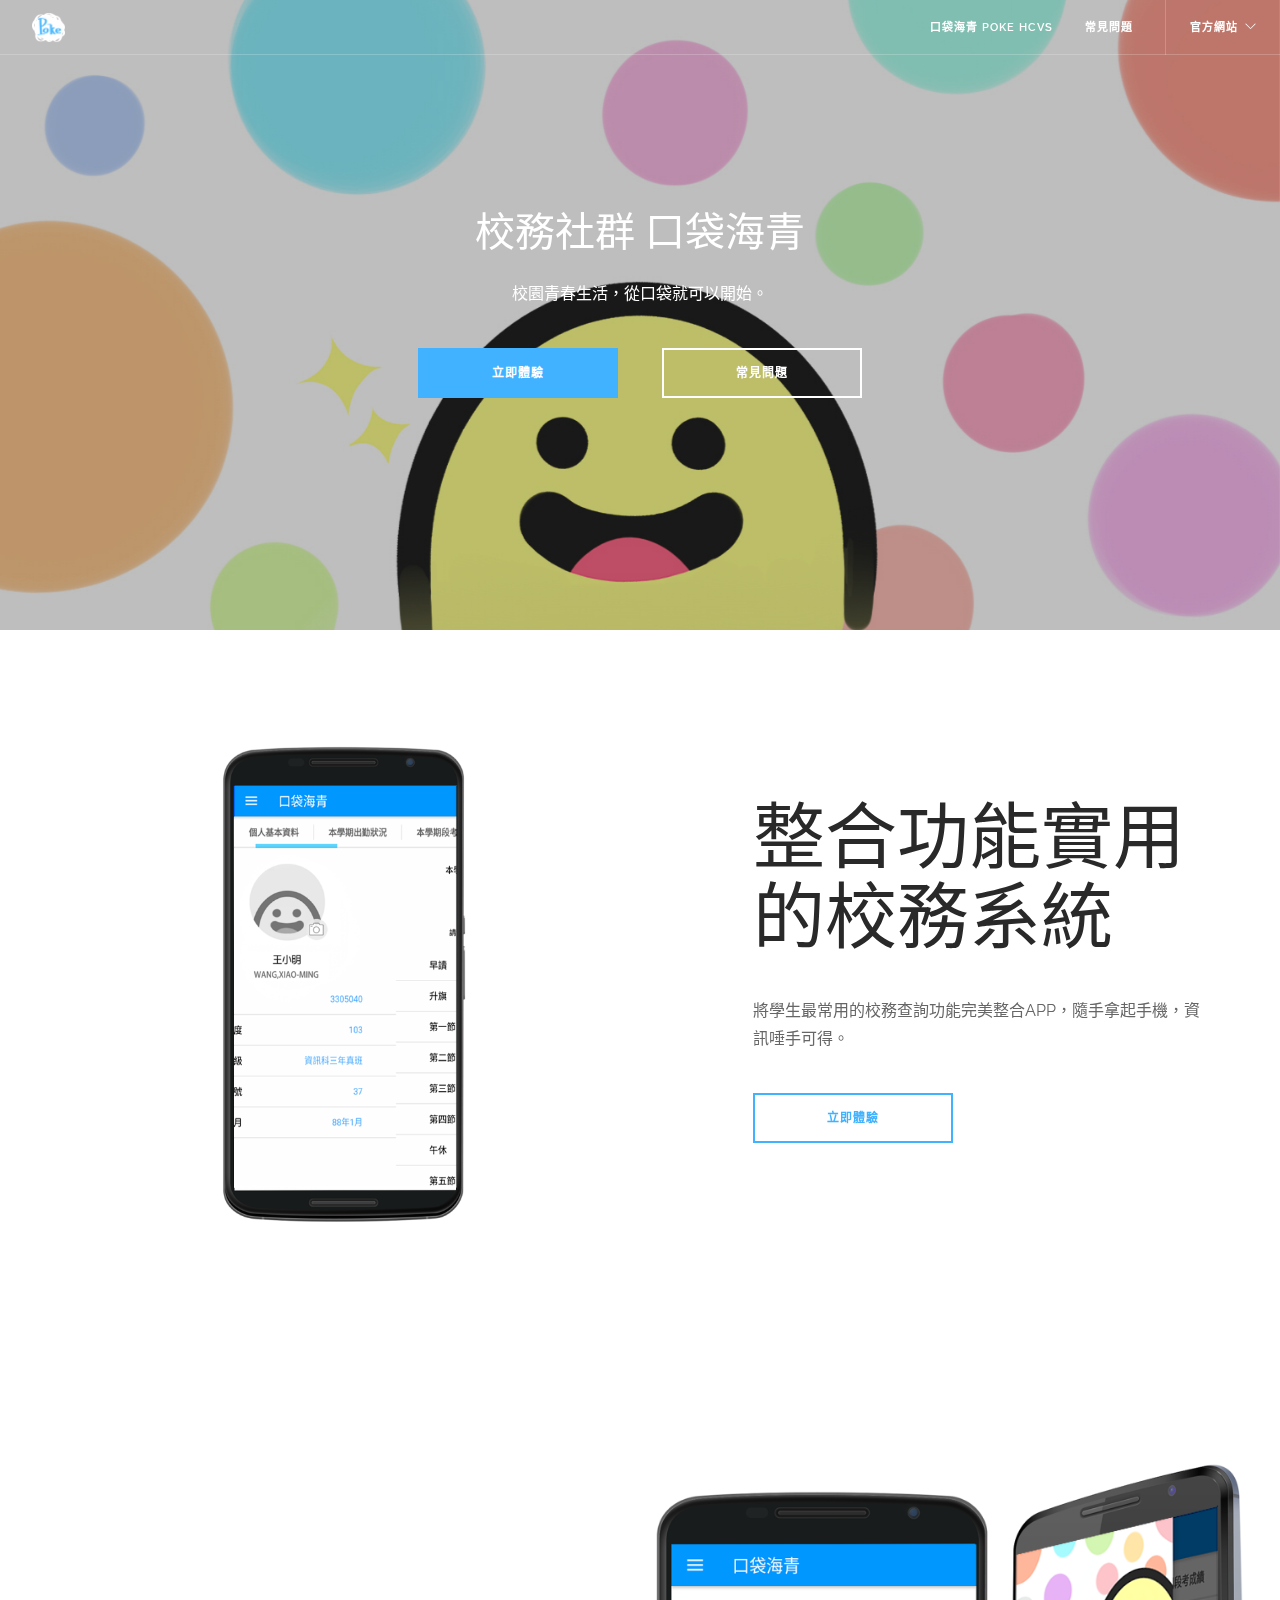
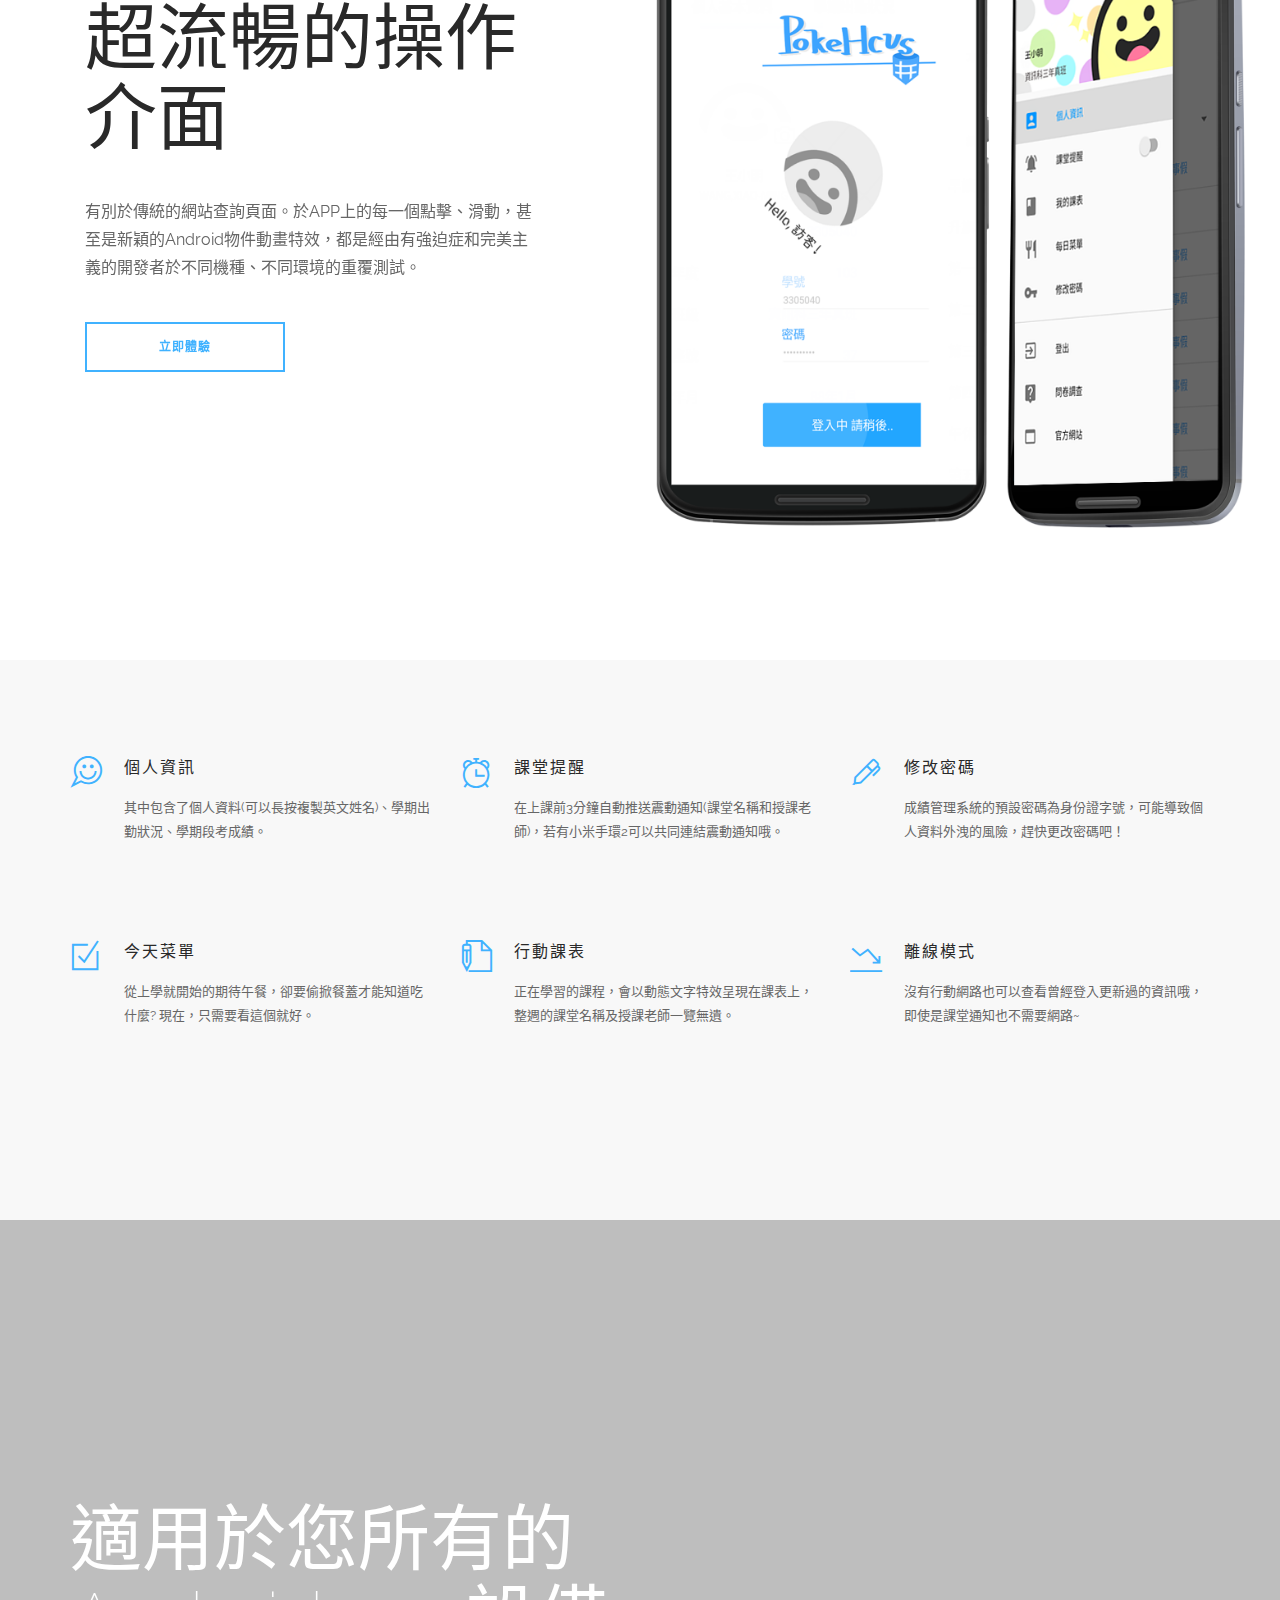
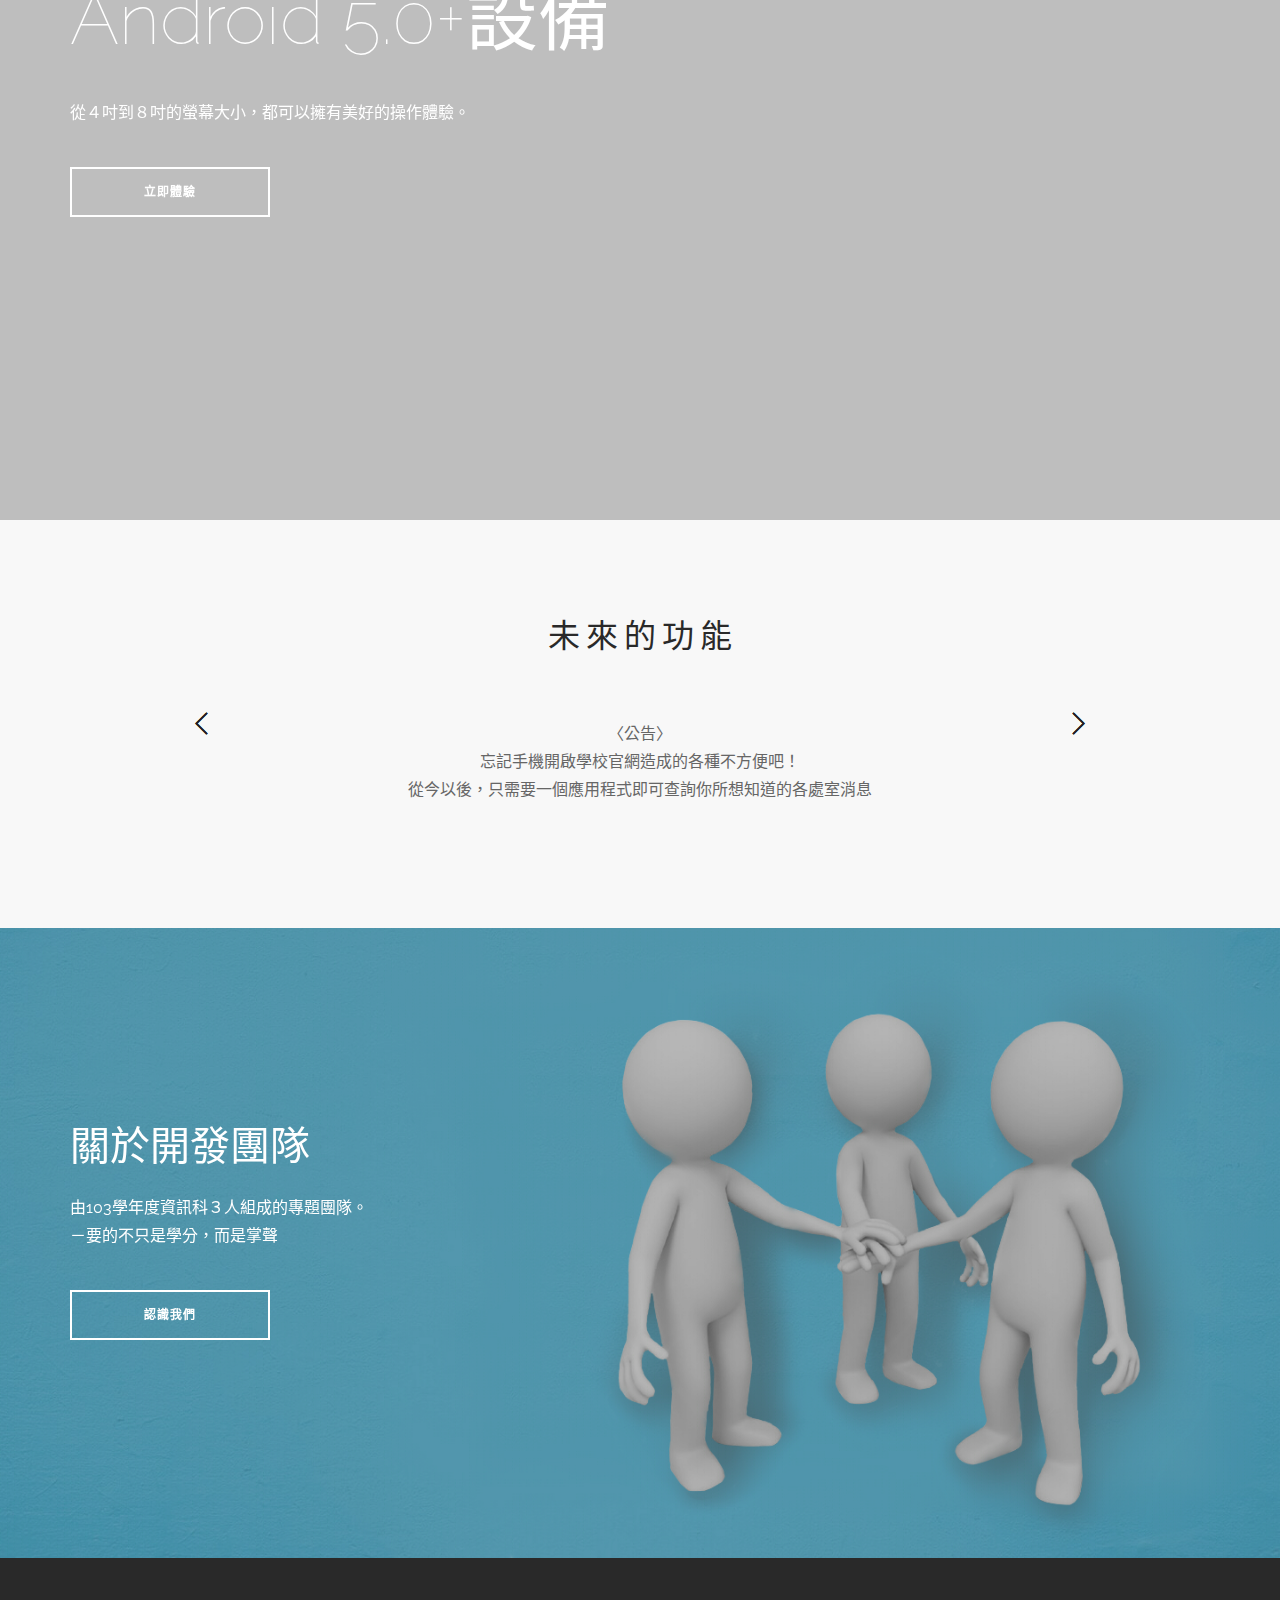
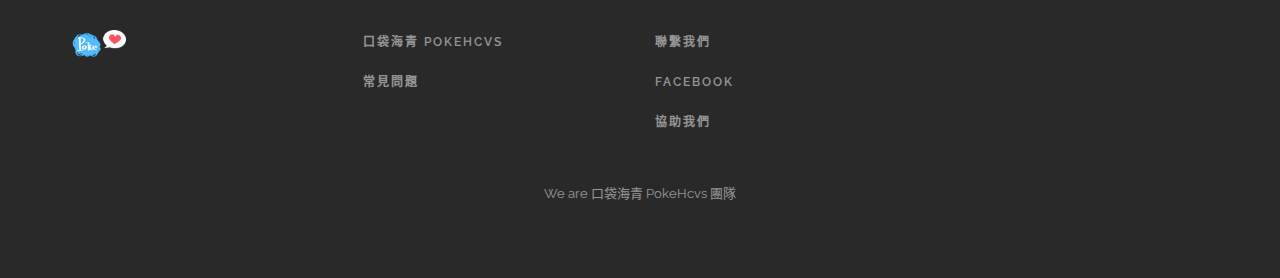
<file: index.html>
﻿<!doctype html>
<html lang="zh-TW">

<head>
    <meta http-equiv="content-type" content="text/html;charset=utf-8">
    <meta charset="utf-8">
    <title>口袋海青 - PokeHcvs | 校務與社群整合的APP
    </title>
    <!-- favicon -->
    <link rel="apple-touch-icon" sizes="57x57" href="public/img/favicon-rm/apple-icon-57x57.png">
    <link rel="apple-touch-icon" sizes="60x60" href="public/img/favicon-rm/apple-icon-60x60.png">
    <link rel="apple-touch-icon" sizes="72x72" href="public/img/favicon-rm/apple-icon-72x72.png">
    <link rel="apple-touch-icon" sizes="76x76" href="public/img/favicon-rm/apple-icon-76x76.png">
    <link rel="apple-touch-icon" sizes="114x114" href="public/img/favicon-rm/apple-icon-114x114.png">
    <link rel="apple-touch-icon" sizes="120x120" href="public/img/favicon-rm/apple-icon-120x120.png">
    <link rel="apple-touch-icon" sizes="144x144" href="public/img/favicon-rm/apple-icon-144x144.png">
    <link rel="apple-touch-icon" sizes="152x152" href="public/img/favicon-rm/apple-icon-152x152.png">
    <link rel="apple-touch-icon" sizes="180x180" href="public/img/favicon-rm/apple-icon-180x180.png">
    <link rel="icon" type="image/png" sizes="192x192" href="public/img/favicon-rm/android-icon-192x192.png">
    <link rel="icon" type="image/png" sizes="32x32" href="public/img/favicon-rm/favicon-32x32.png">
    <link rel="icon" type="image/png" sizes="96x96" href="public/img/favicon-rm/favicon-96x96.png">
    <link rel="icon" type="image/png" sizes="16x16" href="public/img/favicon-rm/favicon-16x16.png">
    <meta name="msapplication-TileImage" content="ms-icon-144x144.html">
    <meta name="theme-color" content="#ffffff">
    <!-- end of favicon -->
    <meta name="viewport" content="width=device-width, initial-scale=1.0">
    <link href="public/css/font-awesome.min.css" rel="stylesheet" type="text/css" media="all">
    <link href="public/css/themify-icons.css" rel="stylesheet" type="text/css" media="all">
    <link href="public/css/bootstrap.css" rel="stylesheet" type="text/css" media="all">
    <link href="public/css/flexslider.css" rel="stylesheet" type="text/css" media="all">
    <link href="public/css/theme.css" rel="stylesheet" type="text/css" media="all">
    <link href="public/css/custom.css" rel="stylesheet" type="text/css" media="all">
    <link href="https://fonts.googleapis.com/css?family=Lato:300,400%7CRaleway:100,400,300,500,600,700%7COpen+Sans:400,500,600" rel="stylesheet" type="text/css">
</head>

<body class="scroll-assist nav-is-overlay">

    <!-- end of social button javascript -->
    <div class="nav-container">
        <nav class="absolute transparent">
            <div class="nav-bar">
                <div class="module left">
                    <a href="#"><img class="logo logo-light" alt="Poke Hcvs" src="public/img/logo-rm-light.png"><img class="logo logo-dark" alt="Poke Hcvs" src="public/img/logo-rm-green.png"></a>
                </div>
                <div class="module widget-handle mobile-toggle right visible-sm visible-xs"><i class="ti-menu"></i></div>
                <div class="module-group right">
                    <div class="module left">
                        <ul class="menu">
                            <li><a href="#">口袋海青 Poke Hcvs</a></li>
                            <li><a href="faq.html" target="_self">常見問題</a></li>
                        </ul>
                    </div>
                    <div class="module widget-handle language left">
                        <ul class="menu">
                            <li class="has-dropdown">
                                <a href="index.html">官方網站</a>
                                <ul>
                                    <li>
                                        <a href="faq.html">常見問題</a>
                                    </li>
                                    <li>
                                        <a href="TeamINFO.html">團隊介紹</a>
                                    </li>
                                </ul>
                            </li>
                        </ul>
                    </div>
                </div>
            </div>
        </nav>
    </div>
    <div class="main-container">
        <section class="image-slider slider-all-controls controls-inside parallax pt0 pb0 height-70">
            <ul class="slides">
                <li class="overlay image-bg flex-active-slide" style="width: 100%; float: left; margin-right: -100%; position: relative; opacity: 1; display: block; z-index: 2;">
                    <div class="background-image-holder fadeIn" style="transform: translate3d(0px, 0px, 0px); background: url(&quot;public/img/cover-rm.jpg&quot;);"><img alt="Poke Hcvs" class="background-image" src="public/img/cover-rm.jpg" style="display: none;" draggable="false"></div>
                    <div class="container v-align-transform">
                        <div class="row text-center">
                            <div class="col-md-10 col-md-offset-1">
                                <h2 class="mb-xs-16">校務社群 口袋海青</h2>
                                <p class="lead mb40">校園青春生活，從口袋就可以開始。</p>
                                <div class="row">
                                    <div class="col-md-6 col-md-offset-3">
                                        <div class="row">
                                            <div class="col-md-6 col-md-offset-0 col-sm-offset-2 col-sm-4">
                                                   <div class="modal-container"><a class="btn btn-lg btn-modal btn-filled" modal-link="1">立即體驗</a>
                                                    <div class="foundry_modal">
                                                        <center>
                                                            <h4>把海青放入你的口袋。</h4>
                                                        </center>
                                                        <center><a class="btn btn-sm" href="javascript:alert('本專案停止營運囉');"><i class="ti-android"></i>PokeHcvs1.7.apk</a></center><br>
                                                    </div>
                                                </div>
                                            </div>
                                            <div class="col-md-6 col-sm-4">
                                             <div class="modal-container"><a class="btn btn-lg btn-modal" modal-link="0" onclick="window.location='faq.html'">常見問題</a>
                                                    <!-- <div class="foundry_modal no-bg"><iframe data-provider="youtube" data-video-id="N68kqv_H_dw" data-autoplay="1" data-src="https://www.youtube.com/embed/N68kqv_H_dw?showinfo=0&amp;autoplay=1"></iframe></div> -->
                                                </div>
                                            
                                            </div>
                                        </div>
                                    </div>
                                </div>
                            </div>
                        </div>
                    </div>
                </li>
            </ul>
            <ol class="flex-control-nav flex-control-paging"></ol>
            <ul class="flex-direction-nav">
                <li><a class="flex-prev flex-disabled" href="#" tabindex="-1">Previous</a></li>
                <li><a class="flex-next flex-disabled" href="#" tabindex="-1">Next</a></li>
            </ul>
            <ol class="flex-control-nav flex-control-paging"></ol>
            <ul class="flex-direction-nav">
                <li><a class="flex-prev flex-disabled" href="#" tabindex="-1">Previous</a></li>
                <li><a class="flex-next flex-disabled" href="#" tabindex="-1">Next</a></li>
            </ul>
            <ol class="flex-control-nav flex-control-paging"></ol>
            <ul class="flex-direction-nav">
                <li><a class="flex-prev flex-disabled" href="#" tabindex="-1">Previous</a></li>
                <li><a class="flex-next flex-disabled" href="#" tabindex="-1">Next</a></li>
            </ul>
        </section>
        <section class="image-edge">
            <div class="col-md-6 col-sm-5  p0 padding60 hidden-xs"><img alt="Poke Hcvs" src="public/img/rm-feature1.png"></div>
            <div class="col-md-6 col-sm-5 p0 visible-xs"><img alt="Poke Hcvs" src="public/img/rm-feature1.png"></div>
            <div class="container">
                <div class="col-md-5 col-md-pull-0 col-sm-7  v-align-transform right">
                    <h1 class="large mb40 mb-xs-16">整合功能實用的校務系統</h1>
                    <p class="lead mb40">將學生最常用的校務查詢功能完美整合APP，隨手拿起手機，資訊唾手可得。</p>
                    <div class="modal-container"><a class="btn-lg btn btn-modal" modal-link="2">立即體驗</a>
                        <div class="foundry_modal">
                            <center>
                                <h4>把海青放入你的口袋。</h4>
                            </center>
                            <center><a class="btn btn-sm" href="PokeHcvs1.7.apk"><i class="ti-android"></i>PokeHcvs1.7.apk</a></center><br>
                        </div>
                    </div>
                </div>
            </div>
        </section>
        <section class="image-edge">
            <div class="col-md-6 col-sm-4 p0 col-md-push-6 col-sm-push-8"><img alt="Poke Hcvs" class="mb-xs-24" src="public/img/rm-feature2.png"></div>
            <div class="container">
                <div class="col-md-5 col-md-pull-0 col-sm-7 col-sm-pull-4 v-align-transform">
                    <h1 class="large mb40 mb-xs-16">超流暢的操作介面</h1>
                    <p class="lead mb40">有別於傳統的網站查詢頁面。於APP上的每一個點擊、滑動，甚至是新穎的Android物件動畫特效，都是經由有強迫症和完美主義的開發者於不同機種、不同環境的重覆測試。</p>
                    <div class="modal-container"><a class="btn-lg btn btn-modal" modal-link="3">立即體驗</a>
                        <div class="foundry_modal">
                            <center>
                                <h4>把海青放入你的口袋。</h4>
                            </center>
                            <center><a class="btn btn-sm" href="PokeHcvs1.7.apk"><i class="ti-android"></i>PokeHcvs1.7.apk</a></center><br>
                        </div>
                    </div>
                </div>
            </div>
        </section>
        <section class="bg-secondary">
            <div class="container">
                <div class="row">
                    <div class="col-md-4 col-sm-6">
                        <div class="feature feature-3 mb-xs-24">
                            <div class="left"><i class="ti ti-comments-smiley icon-sm"></i></div>
                            <div class="right">
                                <h5 class="uppercase mb16">個人資訊</h5>
                                <p>其中包含了個人資料(可以長按複製英文姓名)、學期出勤狀況、學期段考成績。</p>
                            </div>
                        </div>
                    </div>
                    <div class="col-md-4 col-sm-6">
                        <div class="feature feature-3 mb-xs-24">
                            <div class="left"><i class="ti ti-alarm-clock icon-sm"></i></div>
                            <div class="right">
                                <h5 class="uppercase mb16">課堂提醒</h5>
                                <p>在上課前3分鐘自動推送震動通知(課堂名稱和授課老師)，若有小米手環2可以共同連結震動通知哦。</p>
                            </div>
                        </div>
                    </div>
                    <div class="col-md-4 col-sm-6">
                        <div class="feature feature-3 mb-xs-24">
                            <div class="left"><i class="ti ti-marker-alt icon-sm"></i></div>
                            <div class="right">
                                <h5 class="uppercase mb16">修改密碼</h5>
                                <p>成績管理系統的預設密碼為身份證字號，可能導致個人資料外洩的風險，趕快更改密碼吧！</p>
                            </div>
                        </div>
                    </div>
                    <div class="col-md-4 col-sm-6">
                        <div class="feature feature-3 mb-xs-24">
                            <div class="left"><i class="ti ti-check-box icon-sm"></i></div>
                            <div class="right">
                                <h5 class="uppercase mb16">今天菜單</h5>
                                <p>從上學就開始的期待午餐，卻要偷掀餐蓋才能知道吃什麼? 現在，只需要看這個就好。</p>
                            </div>
                        </div>
                    </div>
                    <div class="col-md-4 col-sm-6">
                        <div class="feature feature-3 mb-xs-24">
                            <div class="left"><i class="ti ti-write icon-sm"></i></div>
                            <div class="right">
                                <h5 class="uppercase mb16">行動課表</h5>
                                <p>正在學習的課程，會以動態文字特效呈現在課表上，整週的課堂名稱及授課老師一覽無遺。</p>
                            </div>
                        </div>
                    </div>
                    <div class="col-md-4 col-sm-6">
                        <div class="feature feature-3 mb-xs-24">
                            <div class="left"><i class="ti ti-stats-down icon-sm"></i></div>
                            <div class="right">
                                <h5 class="uppercase mb16">離線模式</h5>
                                <p>沒有行動網路也可以查看曾經登入更新過的資訊哦，即使是課堂通知也不需要網路~</p>
                            </div>
                        </div>
                    </div>
                </div>
            </div>
        </section>
        <section class="cover fullscreen image-slider slider-all-controls controls-inside parallax">
            <ul class="slides">
                <li class="overlay image-bg flex-active-slide" style="width: 100%; float: left; margin-right: -100%; position: relative; opacity: 1; display: block; z-index: 2;">
                    <div class="background-image-holder fadeIn" style="transform: translate3d(0px, -1527px, 0px); background: url(&quot;public/img/cover-rm-devices.jpg&quot;);"><img alt="Poke Hcvs" class="background-image" src="public/img/cover-rm-devices.jpg" style="display: none;" draggable="false"></div>
                    <div class="container v-align-transform">
                        <div class="row">
                            <div class="col-md-6 col-sm-8">
                                <h1 class="mb40 mb-xs-16 large">適用於您所有的Android 5.0+設備</h1>
                                <p class="lead mb40">從４吋到８吋的螢幕大小，都可以擁有美好的操作體驗。</p>
                                <div class="modal-container"><a class="btn btn-lg btn-modal" modal-link="4">立即體驗</a>
                                    <div class="foundry_modal">
                                        <center>
                                           <h4>把海青放入你的口袋。</h4>
                                        </center>
                                        <center><a class="btn btn-sm" href="PokeHcvs1.7.apk"><i class="ti-android"></i>PokeHcvs1.7.apk</a></center><br>
                                    </div>
                                </div>
                                <!-- end of modal -->
                            </div>
                        </div>
                    </div>
                </li>
            </ul>
            <ol class="flex-control-nav flex-control-paging"></ol>
            <ul class="flex-direction-nav">
                <li><a class="flex-prev flex-disabled" href="#" tabindex="-1">Previous</a></li>
                <li><a class="flex-next flex-disabled" href="#" tabindex="-1">Next</a></li>
            </ul>
            <ol class="flex-control-nav flex-control-paging"></ol>
            <ul class="flex-direction-nav">
                <li><a class="flex-prev flex-disabled" href="#" tabindex="-1">Previous</a></li>
                <li><a class="flex-next flex-disabled" href="#" tabindex="-1">Next</a></li>
            </ul>
            <ol class="flex-control-nav flex-control-paging"></ol>
            <ul class="flex-direction-nav">
                <li><a class="flex-prev flex-disabled" href="#" tabindex="-1">Previous</a></li>
                <li><a class="flex-next flex-disabled" href="#" tabindex="-1">Next</a></li>
            </ul>
        </section>
        <section class="bg-secondary">
            <div class="container">
                <div class="row">
                    <div class="col-sm-8 col-sm-offset-2 text-center">
                        <h3 class="mb64 uppercase">未來的功能</h3>
                        <div class="testimonials text-slider slider-arrow-controls">
                            <ul class="slides">
                                <li class="" style="width: 100%; float: left; margin-right: -100%; position: relative; opacity: 0; display: block; z-index: 1;">
                                    <p class="lead">〈公告〉</br>忘記手機開啟學校官網造成的各種不方便吧！</br>從今以後，只需要一個應用程式即可查詢你所想知道的各處室消息</p>
                                </li>
                                <li class="" style="width: 100%; float: left; margin-right: -100%; position: relative; opacity: 0; display: block; z-index: 1;">
                                    <p class="lead">〈好友盒子〉</br>透過加密技術產生特殊QR code，掃描後可以儲存好友，點擊時可以查看對方的相關資訊</br>（包含對方於個人資料內設定的大頭貼、個人網站）
                                    </p>
                                </li>
                                <li class="" style="width: 100%; float: left; margin-right: -100%; position: relative; opacity: 0; display: block; z-index: 1;">
                                    <p class="lead">〈班級事務管理〉</br>可以查詢班級課表、行事曆，各日指定作業與注意事項，同學間的交流
                                    </p>
                                </li>
                                <li class="" style="width: 100%; float: left; margin-right: -100%; position: relative; opacity: 0; display: block; z-index: 1;">
                                    <p class="lead">〈隨機聊天系統〉</br>與登入過本APP且當前在線的學生連線</br>可聊天、傳送圖片，亦可斷開連線重新尋找其他連線者開啟聊天
                                    </p>
                                </li>
                                <li class="flex-active-slide" style="width: 100%; float: left; margin-right: -100%; position: relative; opacity: 1; display: block; z-index: 2;">
                                    <p class="lead">〈大聲公系統〉</br>可選擇匿名或非匿名的廣播系統</p>
                                </li>
                                <li class="" style="width: 100%; float: left; margin-right: -100%; position: relative; opacity: 0; display: block; z-index: 1;">
                                    <p class="lead"> </p>
                                    <div class="quote-author"><img alt="Poke Hcvs" src="public/img/avatar0.png" draggable="false">
                                        <h6 class="uppercase">敬請期待<br></h6>
                                    </div>
                                </li>
                            </ul>
                            <ul class="flex-direction-nav">
                                <li><a class="flex-prev" href="#">Previous</a></li>
                                <li><a class="flex-next" href="#">Next</a></li>
                            </ul>
                            <ul class="flex-direction-nav">
                                <li><a class="flex-prev" href="#">Previous</a></li>
                                <li><a class="flex-next" href="#">Next</a></li>
                            </ul>
                            <ul class="flex-direction-nav">
                                <li><a class="flex-prev" href="#">Previous</a></li>
                                <li><a class="flex-next" href="#">Next</a></li>
                            </ul>
                        </div>
                    </div>
                </div>
            </div>
        </section>
        <section class="image-slider slider-all-controls controls-inside pt0 pb0 height-70">
            <ul class="slides">
                <li class="overlay image-bg flex-active-slide" style="width: 100%; float: left; margin-right: -100%; position: relative; opacity: 1; display: block; z-index: 2;">
                    <div class="background-image-holder fadeIn" style="background: url(&quot;public/img/promo-pt.jpg&quot;);"><img alt="Photo Transfer" class="background-image" src="public/img/promo-pt.jpg" style="display: none;" draggable="false"></div>
                    <div class="container v-align-transform">
                        <div class="row hidden-xs">
                            <div class="col-md-6 col-sm-8">
                                <h2 class="mb-xs-16">關於開發團隊</h2>
                                <p class="lead mb40">由103學年度資訊科３人組成的專題團隊。<br>－要的不只是學分，而是掌聲</p><a class="btn btn-lg" href="TeamINFO.html">認識我們</a></div>
                        </div>
                        <div class="row text-center visible-xs">
                            <div class="col-md-6 col-sm-8">
                                <h2 class="mb-xs-16">關於開發團隊</h2>
                                <p class="lead mb40">由103學年度資訊科３人組成的專題團隊。<br>－要的不只是學分，而是掌聲</p><a class="btn btn-lg" href="TeamINFO.html">認識我們</a></div>
                        </div>
                    </div>
                </li>
                <!-- dupilicate this part to add more slide -->
            </ul>
            <ol class="flex-control-nav flex-control-paging"></ol>
            <ul class="flex-direction-nav">
                <li><a class="flex-prev flex-disabled" href="#" tabindex="-1">Previous</a></li>
                <li><a class="flex-next flex-disabled" href="#" tabindex="-1">Next</a></li>
            </ul>
            <ol class="flex-control-nav flex-control-paging"></ol>
            <ul class="flex-direction-nav">
                <li><a class="flex-prev flex-disabled" href="#" tabindex="-1">Previous</a></li>
                <li><a class="flex-next flex-disabled" href="#" tabindex="-1">Next</a></li>
            </ul>
            <ol class="flex-control-nav flex-control-paging"></ol>
            <ul class="flex-direction-nav">
                <li><a class="flex-prev flex-disabled" href="#" tabindex="-1">Previous</a></li>
                <li><a class="flex-next flex-disabled" href="#" tabindex="-1">Next</a></li>
            </ul>
        </section>
        <footer class="footer-1 bg-dark">
            <div class="container">
                <div class="row">
                    <div class="col-md-3 col-md-offset-0 col-sm-6 col-xs-5 col-xs-offset-1">
                        <p><img alt="Logo" class="logo" src="public/img/logo-rm-heart1.png"></p>
                        <p>&nbsp;</p>
                    </div>
                    <div class="col-md-3 col-md-offset-0 col-sm-6 col-xs-5 col-xs-offset-1">
                        <div class="widget">
                            <ul>
                                <li>
                                    <h6 class="uppercase mb16 fade-on-hover"><a href="index.html">口袋海青 PokeHcvs</a></h6>
                                </li>
                                <li>
                                    <h6 class="uppercase mb16 fade-on-hover"><a href="faq.html">常見問題</a></h6>
                                </li>
                            </ul>
                        </div>
                    </div>
                    <div class="col-md-3 col-md-offset-0 col-sm-6 col-xs-5 col-xs-offset-1">
                        <div class="widget">
                            <ul>
                                <li>
                                    <h6 class="uppercase mb16 fade-on-hover"><a href="TeamINFO.html#contact">聯繫我們</a></h6>
                                </li>
                                <li>
                                    <h6 class="uppercase mb16 fade-on-hover"><a href="https://www.facebook.com/PokeHcvs" target="_blank">Facebook</a></h6>
                                </li>

                                <li>
                                    <h6 class="uppercase mb16 fade-on-hover"><a href="https://docs.google.com/forms/d/e/1FAIpQLSeCgcNDbpK7wtOhRCNtZOzeIcHCJARk0ifA7IUxfJI7PP2zHQ/viewform" target="_blank">協助我們</a></h6>
                                </li>
                            </ul>
                        </div>
                    </div>
                    <div class="col-md-3 col-md-offset-0 col-sm-6 col-xs-5 col-xs-offset-1">
                        <div class="widget">
                            <ul class="list-inline social-list">
                                <li>
                                    <div id="fb-root"></div>
                                    <script>
                                        (function(d, s, id) {
                                            var js, fjs = d.getElementsByTagName(s)[0];
                                            if (d.getElementById(id)) return;
                                            js = d.createElement(s);
                                            js.id = id;
                                            js.src = "https://connect.facebook.net/zh_TW/sdk.js#xfbml=1&version=v2.8&appId=1167105293318237";
                                            fjs.parentNode.insertBefore(js, fjs);
                                        }(document, 'script', 'facebook-jssdk'));
                                    </script>

                                    <div class="fb-like" data-href="https://www.facebook.com/PokeHcvs" data-layout="box_count" data-action="like" data-size="small" data-show-faces="true" data-share="true"></div>
                                </li>

                            </ul>
                        </div>
                    </div>

                </div>
            </div>
            <!-- end of container -->

            <div class="row">
                <div class="row fade-half">
                    <div class="col-sm-12 text-center">
                        <span>We are 口袋海青 PokeHcvs 團隊</span>
                    </div>
                </div>
            </div>

        </footer>
    </div>
    <script src="public/js/jquery.min.js"></script>
    <script src="public/js/bootstrap.min.js"></script>
    <script src="public/js/flexslider.min.js"></script>
    <script src="public/js/parallax.js"></script>
    <script src="public/js/scripts.js"></script>

    <div class="modal-screen"></div>
    <div class="foundry_modal no-bg" modal-link="0"><i class="ti-close close-modal"></i><iframe data-provider="youtube" data-video-id="N68kqv_H_dw" data-autoplay="1" data-src="https://www.youtube.com/embed/N68kqv_H_dw?showinfo=0&amp;autoplay=1"></iframe></div>
    <div class="foundry_modal">
        <center>
            <h4>把海青放入你的口袋。</h4>
        </center>
        <center><a class="btn btn-sm" href="PokeHcvs1.7.apk"><i class="ti-android"></i>PokeHcvs1.7.apk</a></center><br>
    </div>
    <div class="foundry_modal">
        <center>
            <h4>把海青放入你的口袋。</h4>
        </center>
        <center><a class="btn btn-sm" href="PokeHcvs1.7.apk"><i class="ti-android"></i>PokeHcvs1.7.apk</a></center><br>
    </div>
    <div class="foundry_modal">
        <center>
            <h4>把海青放入你的口袋。</h4>
        </center>
        <center><a class="btn btn-sm" href="PokeHcvs1.7.apk"><i class="ti-android"></i>PokeHcvs1.7.apk</a></center><br>
    </div>
    <div class="foundry_modal">
        <center>
            <h4>把海青放入你的口袋。</h4>
        </center>
        <center><a class="btn btn-sm" href="PokeHcvs1.7.apk"><i class="ti-android"></i>PokeHcvs1.7.apk</a></center><br>
    </div>
    <script>
        (function(i, s, o, g, r, a, m) {
            i['GoogleAnalyticsObject'] = r;
            i[r] = i[r] || function() {
                (i[r].q = i[r].q || []).push(arguments)
            }, i[r].l = 1 * new Date();
            a = s.createElement(o),
                m = s.getElementsByTagName(o)[0];
            a.async = 1;
            a.src = g;
            m.parentNode.insertBefore(a, m)
        })(window, document, 'script', 'https://www.google-analytics.com/analytics.js', 'ga');

        ga('create', 'UA-77455902-2', 'auto');
        ga('send', 'pageview');
    </script>
</body>

</html>
</file>
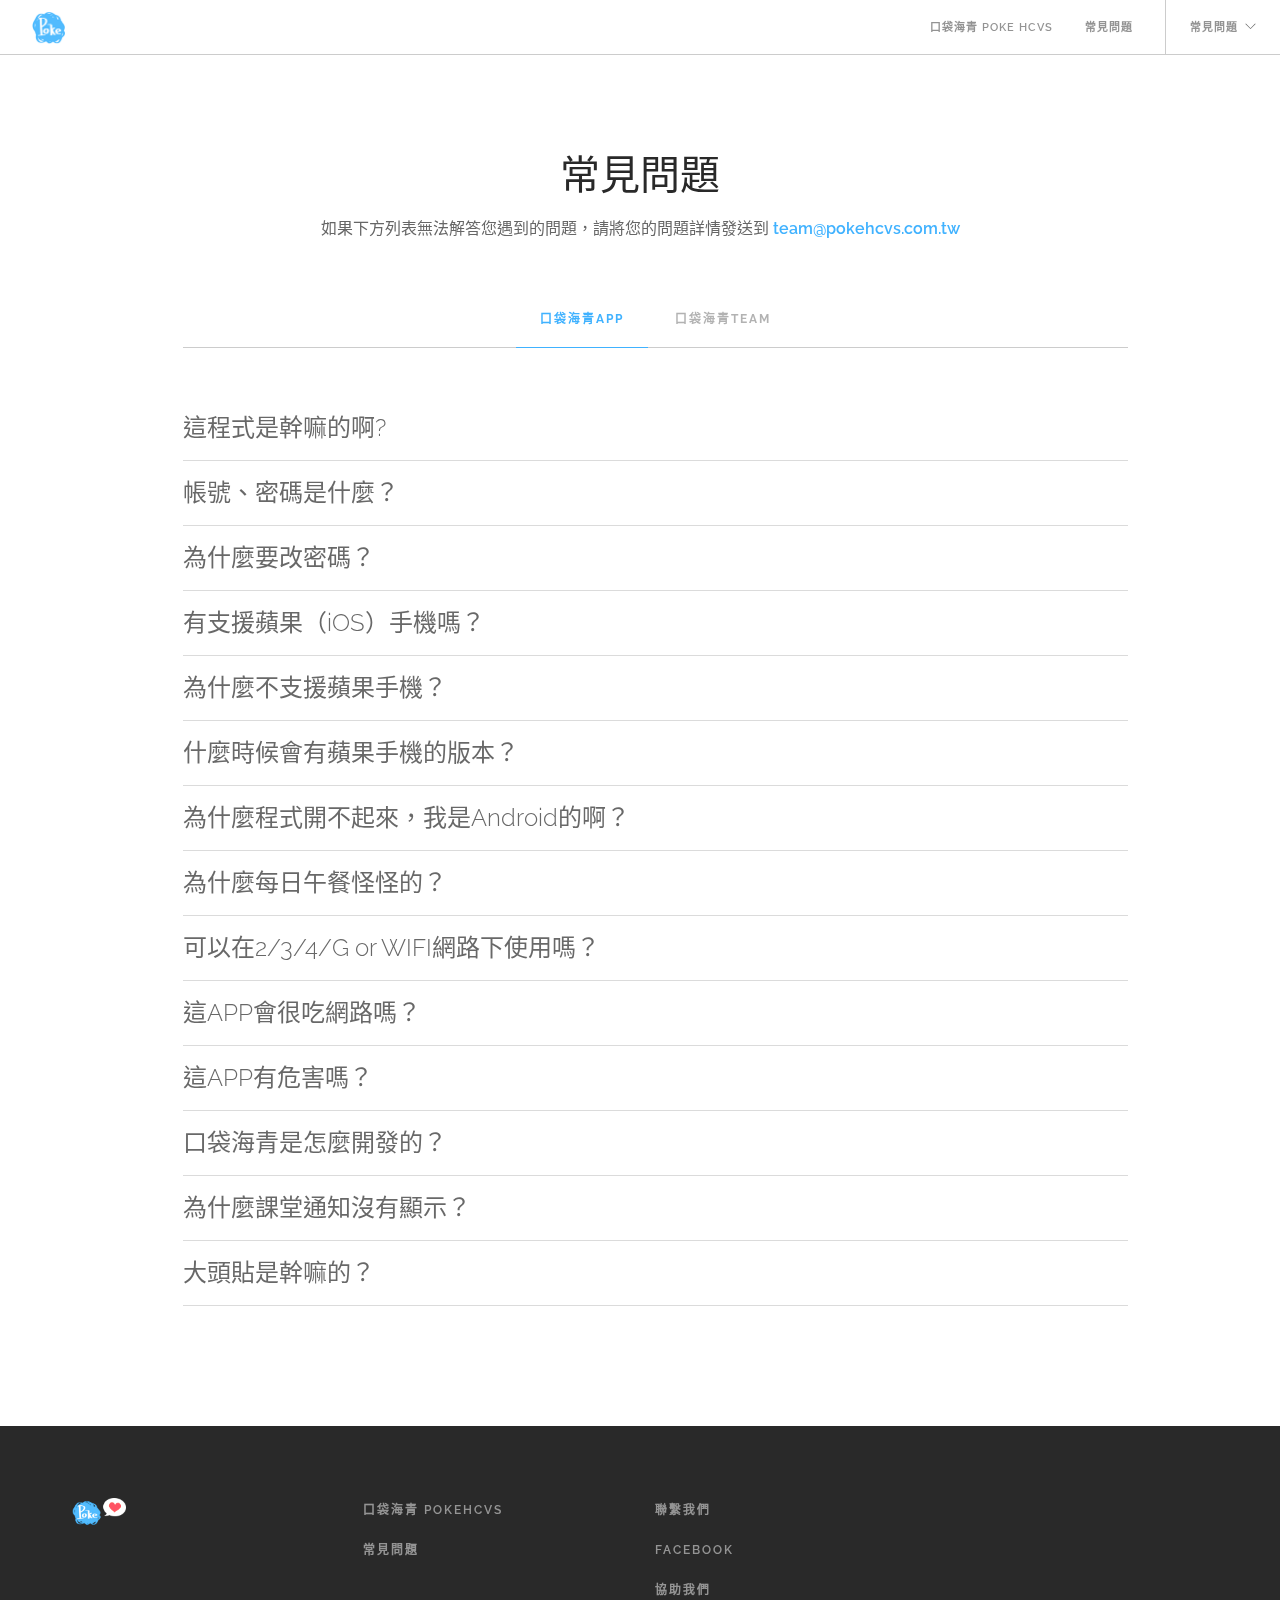
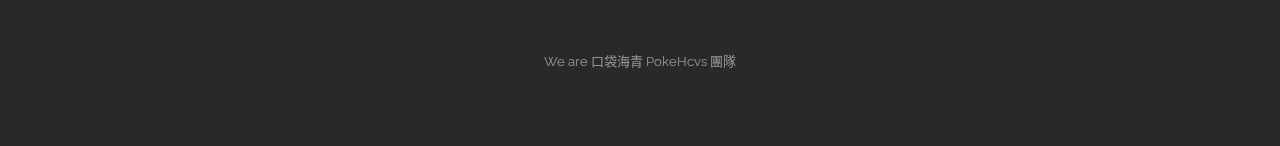
<file: faq.html>
<!doctype html>
<html lang="zh-TW">
<meta http-equiv="content-type" content="text/html;charset=utf-8" />

<head>
    <meta charset="utf-8">
    <title>常見問題 - PokeHcvs</title>
    <!-- favicon -->
    <link rel="apple-touch-icon" sizes="57x57" href="public/img/favicon-rm/apple-icon-57x57.png">
    <link rel="apple-touch-icon" sizes="60x60" href="public/img/favicon-rm/apple-icon-60x60.png">
    <link rel="apple-touch-icon" sizes="72x72" href="public/img/favicon-rm/apple-icon-72x72.png">
    <link rel="apple-touch-icon" sizes="76x76" href="public/img/favicon-rm/apple-icon-76x76.png">
    <link rel="apple-touch-icon" sizes="114x114" href="public/img/favicon-rm/apple-icon-114x114.png">
    <link rel="apple-touch-icon" sizes="120x120" href="public/img/favicon-rm/apple-icon-120x120.png">
    <link rel="apple-touch-icon" sizes="144x144" href="public/img/favicon-rm/apple-icon-144x144.png">
    <link rel="apple-touch-icon" sizes="152x152" href="public/img/favicon-rm/apple-icon-152x152.png">
    <link rel="apple-touch-icon" sizes="180x180" href="public/img/favicon-rm/apple-icon-180x180.png">
    <link rel="icon" type="image/png" sizes="192x192" href="public/img/favicon-rm/android-icon-192x192.png">
    <link rel="icon" type="image/png" sizes="32x32" href="public/img/favicon-rm/favicon-32x32.png">
    <link rel="icon" type="image/png" sizes="96x96" href="public/img/favicon-rm/favicon-96x96.png">
    <link rel="icon" type="image/png" sizes="16x16" href="public/img/favicon-rm/favicon-16x16.png">
    <meta name="theme-color" content="#ffffff">
    <!-- end of favicon -->
    <meta name="viewport" content="width=device-width, initial-scale=1.0">
    <link href="public/css/font-awesome.min.css" rel="stylesheet" type="text/css" media="all">
    <link href="public/css/themify-icons.css" rel="stylesheet" type="text/css" media="all" />
    <link href="public/css/bootstrap.css" rel="stylesheet" type="text/css" media="all" />
    <link href="public/css/theme.css" rel="stylesheet" type="text/css" media="all" />
    <link href="public/css/custom.css" rel="stylesheet" type="text/css" media="all" />
    <link href='https://fonts.googleapis.com/css?family=Lato:300,400%7CRaleway:100,400,300,500,600,700%7COpen+Sans:400,500,600' rel='stylesheet' type='text/css'>

</head>

<body class="scroll-assist">
    <div class="nav-container">
        <nav data-fixed-at="200">
            <div class="nav-bar">
                <div class="module left">
                    <a href="index.html"><img class="logo logo-light" alt="Poke Hcvs" src="public/img/logo-rm-light.png"><img class="logo logo-dark" alt="Poke Hcvs" src="public/img/logo-rm-green.png"></a>
                </div>
                <div class="module widget-handle mobile-toggle right visible-sm visible-xs"><i class="ti-menu"></i></div>
               <div class="module-group right">
                   <div class="module left">
                        <ul class="menu">
                            <li><a href="index.html">口袋海青 Poke Hcvs</a></li>
                            <li><a href="#" target="_self">常見問題</a></li>
                        </ul>
                    </div>
                          <div class="module widget-handle language left">
                        <ul class="menu">
                            <li class="has-dropdown">
                             <a href="faq.html">常見問題</a>
                               
                                <ul>
                                    <li>
                                        <a href="index.html">官方網站</a>
                                    </li>
                                    <li>
                                        <a href="TeamINFO.html">團隊介紹</a>
                                    </li>
                                </ul>
                            </li>
                        </ul>
                    </div>
                </div>
            </div>
        </nav>
    </div>
    <div class="main-container">
        <section>
            <div class="container">
                <div class="row">
                    <div class="col-sm-12 text-center">
                        <h2 class="mb16">常見問題</h2>
                        <p class="lead mb64">如果下方列表無法解答您遇到的問題，請將您的問題詳情發送到
                            <script type="text/javascript">
                                <!--
                                var imfnhou = ['a', '<', 'a', 'w', 'e', 'm', '.', '"', '.', 'e', 'o', 't', 's', 'e', 'v', 'a', '"', 'o', 'o', 'e', 'c', '@', 'r', 's', 'c', 't', '/', 's', 'i', 'a', '.', 'k', 'i', '@', 'w', 'h', 'h', 'm', 'm', 'p', 'p', ':', 'm', '=', 'e', 'a', 'c', '"', 'm', 'o', '=', 'f', 'c', 'c', 't', 't', 's', ' ', 't', '>', 'l', ' ', 'a', 'v', '>', 'l', '"', '<', '.', 'a', 'h', 'l', 'e', 'k', 'm', 'o'];
                                var infvgdu = [74, 72, 18, 71, 60, 32, 29, 44, 33, 5, 58, 16, 64, 45, 27, 10, 50, 14, 31, 53, 62, 20, 4, 28, 66, 52, 73, 41, 48, 47, 69, 23, 11, 56, 35, 61, 3, 9, 55, 57, 21, 15, 46, 43, 17, 1, 30, 36, 19, 22, 7, 6, 38, 26, 13, 70, 42, 2, 34, 51, 49, 37, 40, 63, 75, 39, 8, 0, 65, 54, 25, 12, 24, 59, 68, 67];
                                var rbdettt = new Array();
                                for (var i = 0; i < infvgdu.length; i++) {
                                    rbdettt[infvgdu[i]] = imfnhou[i];
                                }
                                for (var i = 0; i < rbdettt.length; i++) {
                                    document.write(rbdettt[i]);
                                }
                                // -->
                            </script>
                            <noscript>要啟用JavaScript才能看到Email地址啦。</noscript></p>
                    </div>
                </div>
                <div class="container">
                    <div class="row">
                        <div class="col-md-10 col-md-offset-1 col-sm-12 text-center">
                            <div class="tabbed-content text-tabs">
                                <ul class="tabs">
                                    <li class="active">
                                        <div class="tab-title"><span>口袋海青APP</span></div>
                                        <div class="tab-content text-left">
                                            <ul class="accordion accordion-2 one-open">
                                                <li>
                                               
                                                    <div class='title'>
                                                        <h4 class='inline-block mb0'>這程式是幹嘛的啊?</h4>
                                                    </div>
                                                    <div class='content'>
                                                        <p class='lead'>將海青工商的校務系統整合進APP，並主張安全性，讓學生的校園生活，一切都能從口袋裡出發。 </p>
                                                    </div>
                                                </li>
                                                <li>
                                               
                                                    <div class='title'>
                                                        <h4 class='inline-block mb0'>帳號、密碼是什麼？</h4>
                                                    </div>
                                                    <div class='content'>
                                                        <p class='lead'>口袋海青是與學校的成績管理系統串接的APP，帳號就是學號，預設密碼就是身分證10碼。<br>修改自己的預設密碼，成績管理的密碼也會跟著變更哦~ <br> 切記，預設密碼身分證其實是十分沒有保障的，若你擔心你的個資問題，那就應該去更改你的預設密碼。<br>但是請記得好好牢記你的新密碼，若忘記，只能去學務處接受懲罰了 :( </p>
                                                    </div>
                                                </li>
                                                 <li>
                                               
                                                    <div class='title'>
                                                        <h4 class='inline-block mb0'>為什麼要改密碼？</h4>
                                                    </div>
                                                    <div class='content'>
                                                        <p class='lead'>身分證只要被知道末四碼，基本上就可以推出來10碼了。這絕對是一件非常嚴重的事情。<br>且在海青原本不能更改預設密碼的情況下，更是一件非常可怕的事情。<br>所幸，口袋海青意識到了這個問題，與校方溝通是否能開放密碼修改。<br>最後，成功的讓大家可以修改預設密碼了，不過請牢記好自己的新密碼，不然會增添校方的困擾。</p>
                                                    </div>
                                                </li>
                                                 <li>
                                                    <div class='title'>
                                                        <h4 class='inline-block mb0'>有支援蘋果（iOS）手機嗎？</h4>
                                                    </div>
                                                    <div class='content'>
                                                        <p class='lead'>目前只有Android版本，所以也沒有Windows、Linux等...版本<br>下面那個問題會進一步解釋原因。</p>
                                                    </div>
                                                </li>
                                                <li>
                                                    <div class='title'>
                                                        <h4 class='inline-block mb0'>為什麼不支援蘋果手機？</h4>
                                                    </div>
                                                    <div class='content'>
                                                        <p class='lead'>因為開發團隊沒有設備可以測試，且蘋果（iOS）系統，較於其他系統不一樣，因安全性的嚴謹，所耗的建置成本也會相當的高。 </p>
                                                    </div>
                                                </li>
                                                <li>
                                                    <div class='title'>
                                                        <h4 class='inline-block mb0'>什麼時候會有蘋果手機的版本？</h4>
                                                    </div>
                                                    <div class='content'>
                                                        <p class='lead'>目前沒有這個打算，如果臨時想使用，不妨可以使用朋友的手機，進行登出哦。<br>甚至如果有興趣的人想要開發iOS版本，可以至<a href="TeamINFO.html">團隊介紹</a>找到我們。 </p>
                                                    </div>
                                                </li>
                                                <li>
                                                    <div class='title'>
                                                        <h4 class='inline-block mb0'>為什麼程式開不起來，我是Android的啊？</h4>
                                                    </div>
                                                    <div class='content'>
                                                        <p class='lead'>經過我們多台設備的測試，Android5.0以上版本基本上都可以正常使用，<br>如果重新開啟程式依然持續這個問題，請<a href="TeamINFO.html#contact">聯絡我們</a>並詳述問題觸發的過程。 </p>
                                                    </div>
                                                </li>
                                                    
                                                <li>
                                                    <div class='title'>
                                                        <h4 class='inline-block mb0'>為什麼每日午餐怪怪的？</h4>
                                                    </div>
                                                    <div class='content'>
                                                        <p class='lead'><br>有時候圖片讀不出來，代表供應商還沒有拍照(還沒煮好)。<br>午餐是即時資訊，需要網路才可瀏覽，因為圖片容量比較大，稍待一下讀取，即可顯示今日午餐<br>小提示: 假日是沒有午餐的哦...
                                                    </div>
                                                </li>
                                                     <li>
                                                    <div class='title'>
                                                        <h4 class='inline-block mb0'>可以在2/3/4/G or WIFI網路下使用嗎？</h4>
                                                    </div>
                                                    <div class='content'>
                                                        <p class='lead'>可以。不過網路速度的確會影響程式的體驗度。 </p>
                                                    </div>
                                                </li>
                                                <li>
                                                    <div class='title'>
                                                        <h4 class='inline-block mb0'>這APP會很吃網路嗎？</h4>
                                                    </div>
                                                    <div class='content'>
                                                        <p class='lead'>每行程式都是經過嚴謹的審核，所以開發時間並不快。<br>目的就是為了確保不會很耗記憶體，不會很耗網路資源。<br>保守估計，大概要使用數百次口袋海青，才能達到使用一次Facebook的流量。(菜單功能比較吃網路) </p>
                                                    </div>
                                                </li>
                                                <li>
                                                    <div class='title'>
                                                        <h4 class='inline-block mb0'>這APP有危害嗎？</h4>
                                                    </div>
                                                    <div class='content'>
                                                        <p class='lead'>口袋海青是基於學校現有的校務系統進行串接的，並且帳密也無經由任何第三方伺服器載入。<br>密碼也不會明文的儲存於設備，口袋海青也有提供修改密碼的功能。 </p>
                                                    </div>
                                                </li>
                                                   <li>
                                                  <div class='title'>
                                                        <h4 class='inline-block mb0'>口袋海青是怎麼開發的？</h4>
                                                    </div>
                                                    <div class='content'>
                                                        <p class='lead'>使用Basic4Android開發，是一款基於Java、功能強大的編譯器。</p>
                                                    </div>
                                                </li>
                                                    <li>
                                                    <div class='title'>
                                                        <h4 class='inline-block mb0'>為什麼課堂通知沒有顯示？</h4>
                                                    </div>
                                                    <div class='content'>
                                                        <p class='lead'>請確認有啟用課堂通知，另外目前有接獲一些記憶體比較低的設備，比較會有這問題。<br>就跟Line一樣，收到訊息有時候並不會跳出通知提醒你。因為手機的記憶體(RAM)過低，後台的服務是會被自動關閉的</p>
                                                    </div>
                                                </li>
                                                <li>
                                                    <div class='title'>
                                                        <h4 class='inline-block mb0'>大頭貼是幹嘛的？</h4>
                                                    </div>
                                                    <div class='content'>
                                                        <p class='lead'>未來可能會新增社群交友功能，所以目前這功能還是測試用，也充其量是自訂美化APP的功能。</p>
                                                    </div>
                                                </li>
                                            </ul>
                                        </div>
                                    </li>
                                    <!-- <如果還要，請照copy<li></li>  -->
                                    <li>
                                        <div class="tab-title"><span>口袋海青Team</span></div>
                                        <div class="tab-content text-left">
                                            <ul class="accordion accordion-2 one-open">
                                                <li>
                                                    <div class='title'>
                                                        <h4 class='inline-block mb0'>為什麼叫口袋海青？</h4>
                                                    </div>
                                                    <div class='content'>
                                                        <p class='lead'>為什麼不叫後背包、手掌，褲子，書包海青呢?<br>我們堅信，手機最常待的地方就是口袋。<br>且【青春校園生活，從口袋就可以開始】<br>聽起來總比【青春校園生活，從褲子就可以開始】來的好聽多了吧？</p>
                                                    </div>
                                                </li>
                                       
                                                <li>
                                                    <div class='title'>
                                                        <h4 class='inline-block mb0'>為什麼要做這個？</h4>
                                                    </div>
                                                    <div class='content'>
                                                        <p class='lead'>Mico一年級的某天，坐在教室的窗戶邊，呼著幻想的泡泡，背景是上課的呢喃聲。<br>突發奇想，如果將海青的校務系統，整合社群系統，是不是可以增進科與科之間的距離呢？<br>或是解決邊緣3年的問題呢...?<br>不過目前的主因還是為了解決傳統的校務系統用起來實在太藍瘦QQ

                                                    <br> <br>於是三年級的專題課，決定組隊將它實現出來。 </p>
                                                    </div>
                                                </li>
                                                <li>
                                                    <div class='title'>
                                                        <h4 class='inline-block mb0'>我想問些什麼欸？</h4>
                                                    </div>
                                                    <div class='content'>
                                                        <p class='lead'>你想要問升學問題，情感問題，還是<del>課業問題</del>。<br>或是你想詢問、開發、建議這個專題。<br>我們都歡迎，請隨時<a href="TeamINFO.html#contact">聯絡我們</a></p>
                                                    </div>
                                                </li>
                                                <li>
                                                    <div class='title'>
                                                        <h4 class='inline-block mb0'>#*@#$)@#(%^*？</h4>
                                                    </div>
                                                    <div class='content'>
                                                        <p class='lead'>@#(%^*@#$)*。 </p>
                                                    </div>
                                                </li>
                                                <li>
                                                    <div class='title'>
                                                        <h4 class='inline-block mb0'>你們會繼續開發嘛？</h4>
                                                    </div>
                                                    <div class='content'>
                                                        <p class='lead'>希望能開發到一個好的進展唷，有相關更新訊息都會發佈在<a href="https://www.facebook.com/PokeHcvs" target="_blank">Facebook</a>。 </p>
                                                    </div>
                                                </li>
                                                <li>
                                                    <div class='title'>
                                                        <h4 class='inline-block mb0'>你們是誰？</h4>
                                                    </div>
                                                    <div class='content'>
                                                        <p class='lead'>穿梭在銀河的...<a href="TeamINFO.html#contact">我們</a> </p>
                                                    </div>
                                                </li>
                                                   <li>
                                                    <div class='title'>
                                                        <h4 class='inline-block mb0'>我可以加入你們嗎？</h4>
                                                    </div>
                                                    <div class='content'>
                                                        <p class='lead'>本來有打算開源作品，不過成效實在不優。<br>如果有對於程式任何一角有意見，像是菜單長的太陽春、太醜，而你剛好有Html/css或Basic的經驗，都可以透過聯絡管道與我們團隊聯絡，並且共同協作這個專案。<br>只要你是海青的一份子</p>
                                                    </div>
                                                </li>
                                            </ul>
                                        </div>
                                    </li>
                                    <!-- 20faq,
                                    文字<->名字
                                        for($i=1;$i<=20;$i++)
                                                        {
                                                            $q_tag = "PHOTO_FAQ_Q_".$i;
                                                            $a_tag = "PHOTO_FAQ_A_".$i;
                                                        }
                                     -->
                                </ul><br /></div>
                        </div>
                    </div>
                </div>
                <!--end of tabs-->
            </div>
        </section>
        <footer class='footer-1 bg-dark'>
            <div class='container'>
                <div class='row'>
                    <div class='col-md-3 col-md-offset-0 col-sm-6 col-xs-5 col-xs-offset-1'>
                        <p><img alt='Logo' class='logo' src='public/img/logo-rm-heart1.png'></p>
                        <p>&nbsp;</p>
                    </div>
                    <div class='col-md-3 col-md-offset-0 col-sm-6 col-xs-5 col-xs-offset-1'>
                        <div class='widget'>
                            <ul>
                                <li>
                                    <h6 class='uppercase mb16 fade-on-hover'><a href='index.html'>口袋海青 PokeHcvs</a></h6>
                                </li>
                                <li>
                                    <h6 class='uppercase mb16 fade-on-hover'><a href='faq.html'>常見問題</a></h6>
                                </li>
                            </ul>
                        </div>
                    </div>
                    <div class='col-md-3 col-md-offset-0 col-sm-6 col-xs-5 col-xs-offset-1'>
                        <div class='widget'>
                            <ul>
                                  <li>
                                    <h6 class="uppercase mb16 fade-on-hover"><a href="TeamINFO.html#contact">聯繫我們</a></h6>
                                </li>
                                  <li>
                                    <h6 class="uppercase mb16 fade-on-hover"><a href="https://www.facebook.com/PokeHcvs" target="_blank">Facebook</a></h6>
                                </li>
                                <li>
                                <h6 class="uppercase mb16 fade-on-hover"><a href="https://docs.google.com/forms/d/e/1FAIpQLSeCgcNDbpK7wtOhRCNtZOzeIcHCJARk0ifA7IUxfJI7PP2zHQ/viewform" target="_blank">協助我們</a></h6>
                                </li>
                            </ul>
                        </div>
                    </div>
                    <div class='col-md-3 col-md-offset-0 col-sm-6 col-xs-5 col-xs-offset-1'>
                        <div class='widget'>
                            <ul class='list-inline social-list'>
                                <li>
                                  <div id="fb-root"></div>
                                    <script>
                                        (function(d, s, id) {
                                            var js, fjs = d.getElementsByTagName(s)[0];
                                            if (d.getElementById(id)) return;
                                            js = d.createElement(s);
                                            js.id = id;
                                            js.src = "https://connect.facebook.net/zh_TW/sdk.js#xfbml=1&version=v2.8&appId=1167105293318237";
                                            fjs.parentNode.insertBefore(js, fjs);
                                        }(document, 'script', 'facebook-jssdk'));
                                    </script>

                                    <div class="fb-like" data-href="https://www.facebook.com/PokeHcvs" data-layout="box_count" data-action="like" data-size="small" data-show-faces="true" data-share="true"></div>
                                </li>
                        
                    
                            </ul>
                        </div>
                    </div>

                </div>
            </div>
            <!-- end of >
container -->

            <div class='row'>
                <div class='row fade-half'>
                    <div class='col-sm-12 text-center'>
                        <span>We are 口袋海青 PokeHcvs 團隊</span>
                    </div>
                </div>
            </div>

        </footer>
    </div>
    <script src="public/js/jquery.min.js"></script>
    <script src="public/js/bootstrap.min.js"></script>
    <script src="public/js/parallax.js"></script>
    <script src="public/js/scripts.js"></script>
    <script type="text/javascript">
        /* <![CDATA[ */
        (function(d, s, a, i, j, r, l, m, t) {
            try {
                l = d.getElementsByTagName('a');
                t = d.createElement('textarea');
                for (i = 0; l.length - i; i++) {
                    try {
                        a = l[i].href;
                        s = a.indexOf('/cdn-cgi/l/email-protection');
                        m = a.length;
                        if (a && s > -1 && m > 28) {
                            j = 28 + s;
                            s = '';
                            if (j < m) {
                                r = '0x' + a.substr(j, 2) | 0;
                                for (j += 2; j < m && a.charAt(j) != 'X'; j += 2) s += '%' + ('0' + ('0x' + a.substr(j, 2) ^ r).toString(16)).slice(-2);
                                j++;
                                s = decodeURIComponent(s) + a.substr(j, m - j)
                            }
                            t.innerHTML = s.replace(/</g, '&lt;').replace(/>/g, '&gt;');
                            l[i].href = 'mailto:' + t.value
                        }
                    } catch (e) {}
                }
            } catch (e) {}
        })(document); /* ]]> */
    </script>
</body>

</html>
</file>
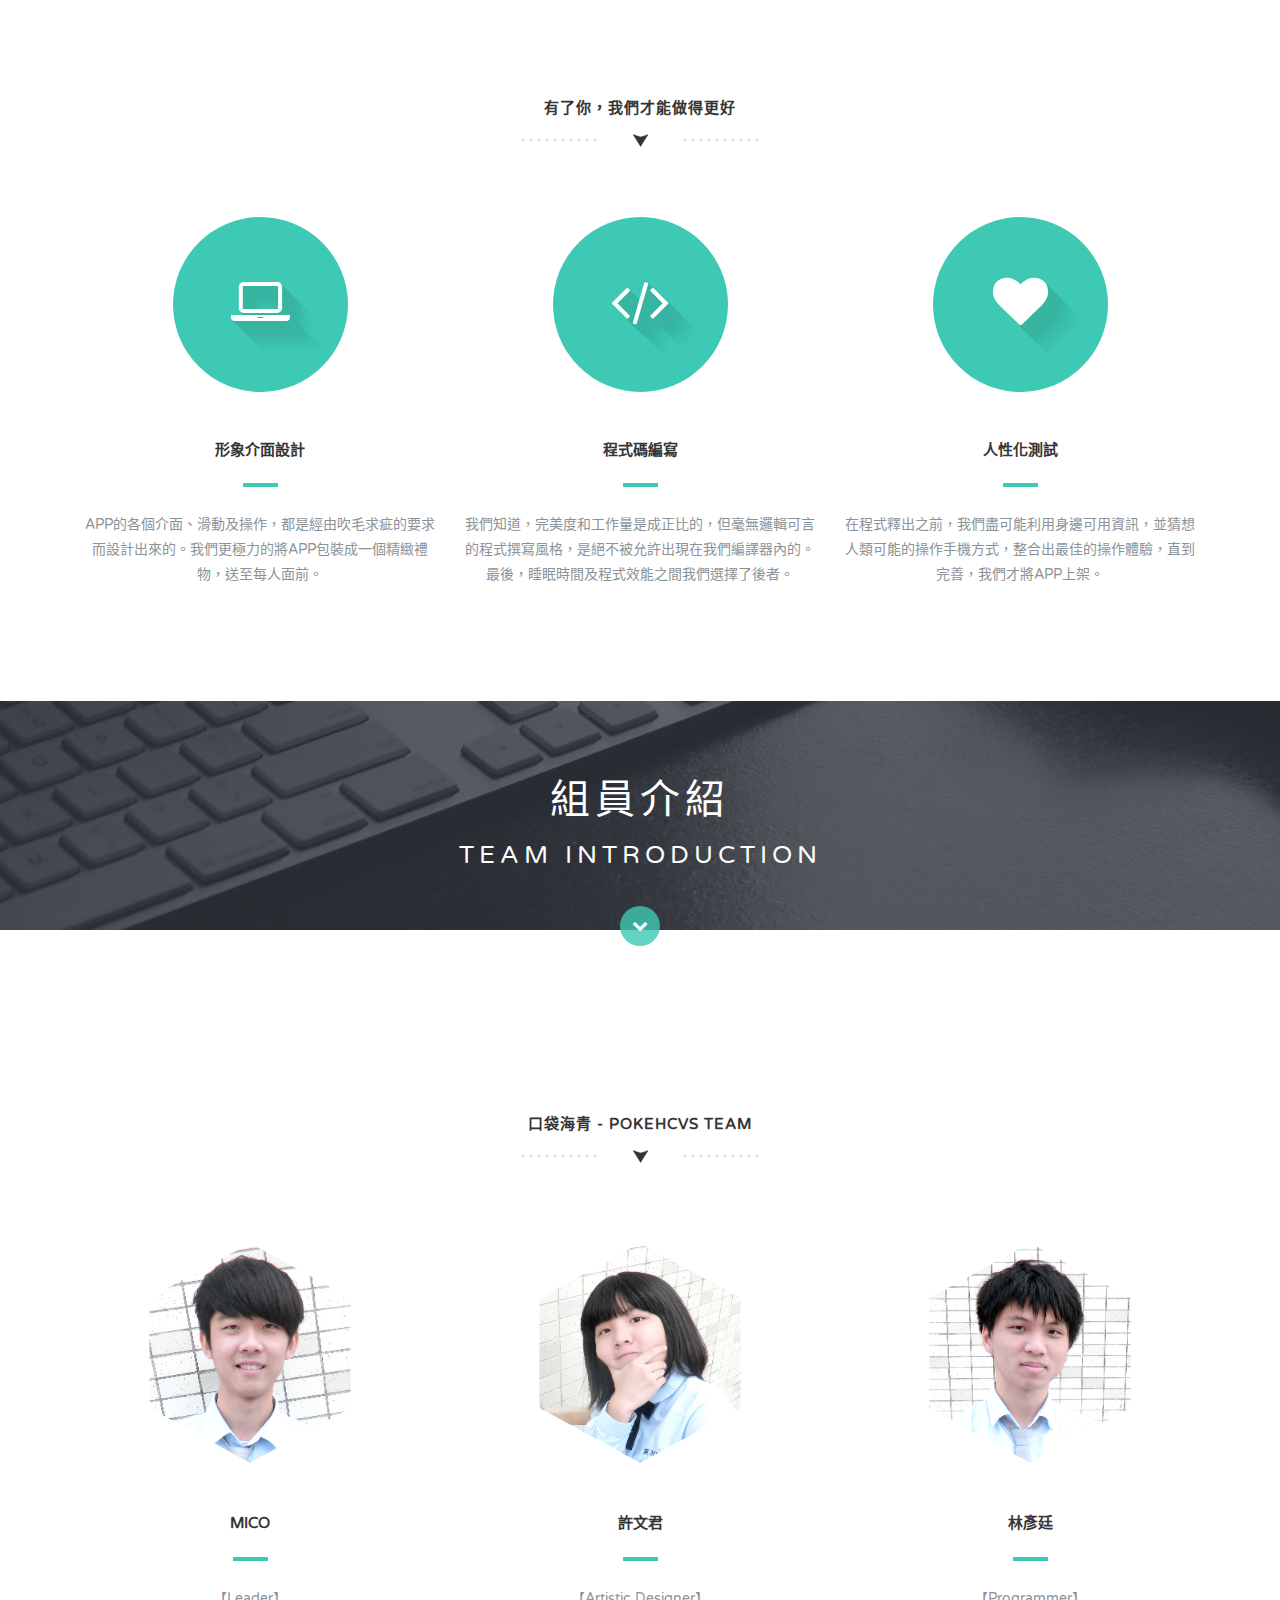
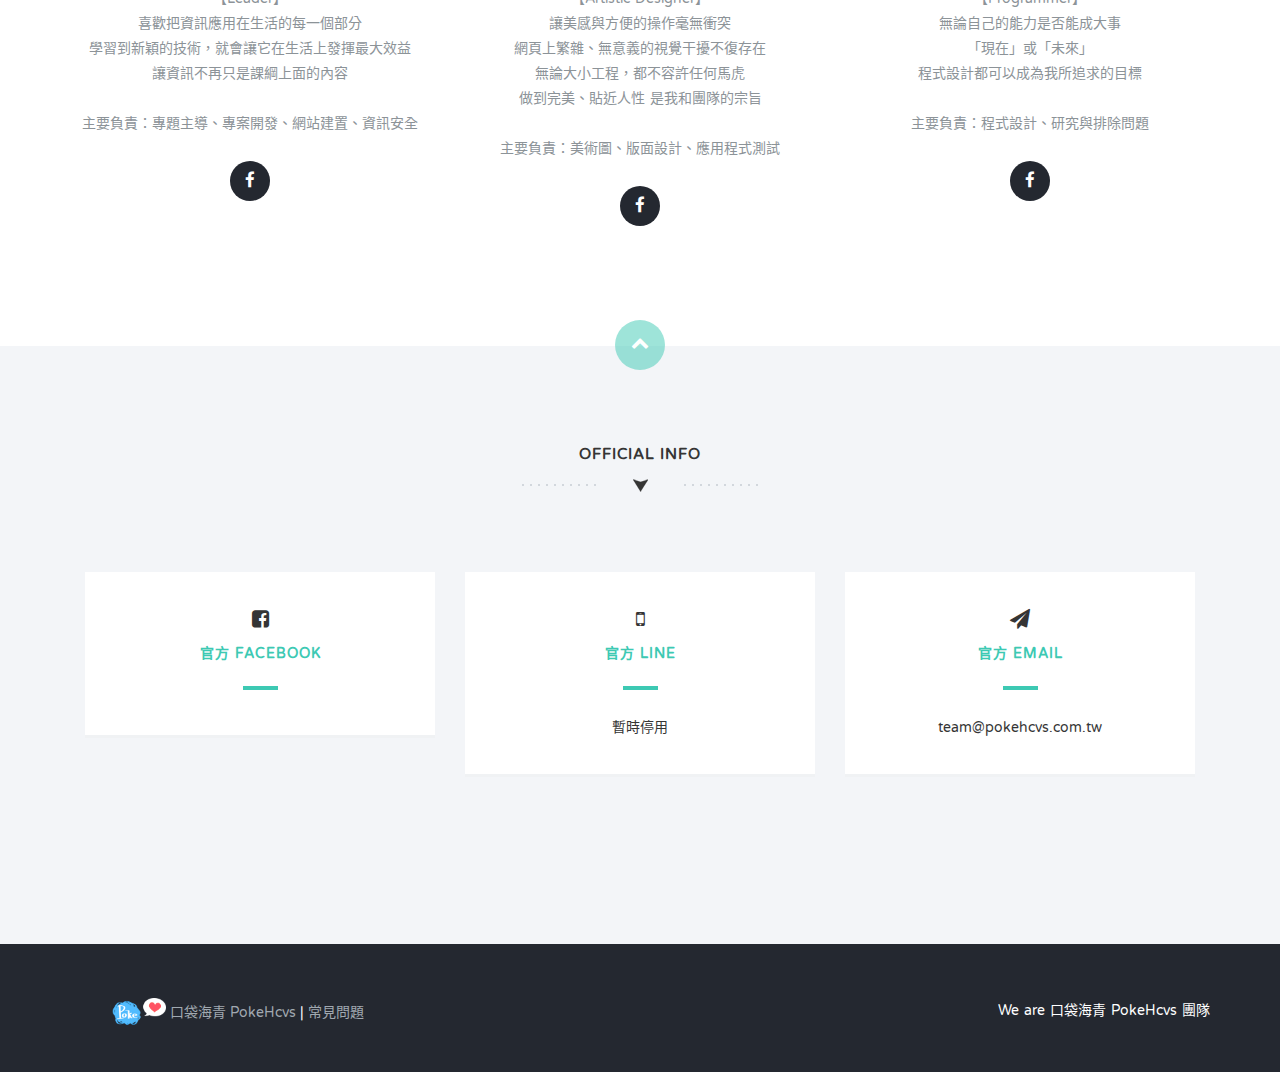
<file: TeamINFO.html>
﻿<!DOCTYPE html>
<html lang="zh-TW">

<head>
    <meta charset="utf-8">
    <meta http-equiv="X-UA-Compatible" content="IE=edge">
    <meta name="viewport" content="width=device-width, initial-scale=1">
    <title>口袋海青 - PokeHcvs | 團員介紹</title>
    <style type="text/css">
    ::selection {
  background: #d1ffe8;
}
::-moz-selection {
  background: #d1ffe8;
}
</style>
    <!-- favicon -->
    <link rel="apple-touch-icon" sizes="57x57" href="public/img/favicon-rm/apple-icon-57x57.png">
    <link rel="apple-touch-icon" sizes="60x60" href="public/img/favicon-rm/apple-icon-60x60.png">
    <link rel="apple-touch-icon" sizes="72x72" href="public/img/favicon-rm/apple-icon-72x72.png">
    <link rel="apple-touch-icon" sizes="76x76" href="public/img/favicon-rm/apple-icon-76x76.png">
    <link rel="apple-touch-icon" sizes="114x114" href="public/img/favicon-rm/apple-icon-114x114.png">
    <link rel="apple-touch-icon" sizes="120x120" href="public/img/favicon-rm/apple-icon-120x120.png">
    <link rel="apple-touch-icon" sizes="144x144" href="public/img/favicon-rm/apple-icon-144x144.png">
    <link rel="apple-touch-icon" sizes="152x152" href="public/img/favicon-rm/apple-icon-152x152.png">
    <link rel="apple-touch-icon" sizes="180x180" href="public/img/favicon-rm/apple-icon-180x180.png">
    <link rel="icon" type="image/png" sizes="192x192" href="public/img/favicon-rm/android-icon-192x192.png">
    <link rel="icon" type="image/png" sizes="32x32" href="public/img/favicon-rm/favicon-32x32.png">
    <link rel="icon" type="image/png" sizes="96x96" href="public/img/favicon-rm/favicon-96x96.png">
    <link rel="icon" type="image/png" sizes="16x16" href="public/img/favicon-rm/favicon-16x16.png">
    <meta name="msapplication-TileImage" content="ms-icon-144x144.html">
    <meta name="theme-color" content="#ffffff">
    <!-- end of favicon -->

    <link href='https://fonts.googleapis.com/css?family=Varela+Round' rel='stylesheet' type='text/css'>
    <link href="public/css/bootstrap.min.css" rel="stylesheet">
    <link href="https://netdna.bootstrapcdn.com/font-awesome/4.1.0/css/font-awesome.min.css" rel="stylesheet">
    <link href="public/css/flexslider.css" rel="stylesheet">
    <link href="public/css/styles.css" rel="stylesheet">
    <link href="public/css/queries.css" rel="stylesheet">
    <link href="public/css/animate.css" rel="stylesheet">
    <!-- HTML5 Shim and Respond.js IE8 support of HTML5 elements and media queries -->
    <!-- WARNING: Respond.js doesn't work if you view the page via file:// -->
    <!--[if lt IE 9]>
        <script src="https://oss.maxcdn.com/libs/html5shiv/3.7.0/html5shiv.js"></script>
        <script src="https://oss.maxcdn.com/libs/respond.js/1.4.2/respond.min.js"></script>
        <![endif]-->
</head>

<body id="top">


    <section class="features text-center section-padding" id="features">
        <div class="container">
            <div class="row">
                <div class="col-md-12">
                    <h1 class="arrow">有了你，我們才能做得更好</h1>
                    <div class="features-wrapper">
                        <div class="col-md-4 wp2 animated fadeInUp">
                            <div class="icon">
                                <i class="fa fa-laptop shadow"></i>
                            </div>
                            <h2>形象介面設計</h2>
                            <p>APP的各個介面、滑動及操作，都是經由吹毛求疵的要求而設計出來的。我們更極力的將APP包裝成一個精緻禮物，送至每人面前。</p>
                        </div>
                        <div class="col-md-4 wp2 delay-05s animated fadeInUp">
                            <div class="icon">
                                <i class="fa fa-code shadow"></i>
                            </div>
                            <h2>程式碼編寫</h2>
                            <p>我們知道，完美度和工作量是成正比的，但毫無邏輯可言的程式撰寫風格，是絕不被允許出現在我們編譯器內的。最後，睡眠時間及程式效能之間我們選擇了後者。</p>
                        </div>
                        <div class="col-md-4 wp2 delay-1s animated fadeInUp">
                            <div class="icon">
                                <i class="fa fa-heart shadow"></i>
                            </div>
                            <h2>人性化測試</h2>
                            <p>在程式釋出之前，我們盡可能利用身邊可用資訊，並猜想人類可能的操作手機方式，整合出最佳的操作體驗，直到完善，我們才將APP上架。</p>
                        </div>
                        <div class="clearfix"></div>
                    </div>
                </div>
            </div>
        </div>
    </section>

    <section class="swag text-center">
        <div class="container">
            <div class="row">
                <div class="col-md-8 col-md-offset-2">
                    <h1>組員介紹<span>Team Introduction</span></h1>
                    <a href="#team" class="down-arrow-btn"><i class="fa fa-chevron-down"></i></a>
                </div>
            </div>
        </div>
    </section>


    <section class="team text-center section-padding" id="team">
        <div class="container">
            <div class="row">
                <div class="col-md-12">
                    <h1 class="arrow">口袋海青 - PokeHcvs Team </h1>
                </div>
            </div>
            <div class="row">
                <div class="team-wrapper">
                    <div id="teamSlider">
                        <ul class="slides">
                            <li>
                                <div class="col-md-4 wp5">
                                    <img src="public/img/team-01.png" alt="Team Member">
                                    <h2>Mico</h2>
                                    <p>
                                        <p>【Leader】</br>喜歡把資訊應用在生活的每一個部分<br>學習到新穎的技術，就會讓它在生活上發揮最大效益<br>讓資訊不再只是課綱上面的內容<br><br>主要負責：專題主導、專案開發、網站建置、資訊安全</p>
                                    </p>
                                    <div class="social">
                                        <ul class="social-buttons">
                                            <li><a href="https://www.facebook.com/MicoDer" target="_blank" class="social-btn"><i class="fa fa-facebook"></i></a></li>

                                        </ul>
                                    </div>
                                </div>
                                <div class="col-md-4 wp5 delay-05s">
                                    <img src="public/img/team-02.png" alt="Team Member">
                                    <h2>許文君</h2>
                                    <p>【Artistic Designer】</br>讓美感與方便的操作毫無衝突<br>網頁上繁雜、無意義的視覺干擾不復存在<br>無論大小工程，都不容許任何馬虎<br>做到完美、貼近人性 是我和團隊的宗旨<br><br>主要負責：美術圖、版面設計、應用程式測試</p>
                                    <div class="social">
                                        <ul class="social-buttons">
                                            <li><a href="https://www.facebook.com/sky837697" target="_blank" class="social-btn"><i class="fa fa-facebook"></i></a></li>

                                        </ul>
                                    </div>
                                </div>
                                <div class="col-md-4 wp5 delay-1s">
                                    <img src="public/img/team-03.png" alt="Team Member">
                                    <h2>林彥廷</h2>
                                    <p>【Programmer】</br>無論自己的能力是否能成大事</br>「現在」或「未來」</br>程式設計都可以成為我所追求的目標</br></br>主要負責：程式設計、研究與排除問題</p>
                                    <div class="social">
                                        <ul class="social-buttons">
                                            <li><a href="https://www.facebook.com/profile.php?id=100008780886774" target="_blank" class="social-btn"><i class="fa fa-facebook"></i></a></li>


                                        </ul>
                                    </div>
                                </div>
                            </li>

                        </ul>
                    </div>
                </div>
            </div>
        </div>
    </section>

    <section class="dark-bg text-center section-padding contact-wrap" id="contact">
        <a href="#top" class="up-btn"><i class="fa fa-chevron-up"></i></a>
        <div class="container">
            <div class="row">
                <div class="col-md-12">
                    <h1 class="arrow">Official Info</h1>
                </div>
            </div>
            <div class="row contact-details">
                <div class="col-md-4">
                    <div class="light-box box-hover">
                        <h2><i class="fa fa-facebook-square"></i><span>官方 Facebook</span></h2>
                        <div class="fb-page"
                            data-href="https://www.facebook.com/PokeHcvs"
                            data-width="340"
                            data-hide-cover="flase"
                            data-show-facepile="true"></div>
                      <!--  <p><a href="https://www.facebook.com/PokeHcvs">FB.me/PokeHcvs</a></p>-->
                    </div>
                </div>
                <div class="col-md-4">
                    <div onclick="" class="light-box box-hover">
                        <h2><i class="fa fa-mobile"></i><span>官方 Line</span></h2>
                        <p><a href="javascript:void(0)"> 暫時停用 </a><br><!--<img id="tab" src="" style="margin:auto; width: 150px;">--></p>
                    </div>
                </div>
                <div class="col-md-4">
                    <div class="light-box box-hover">
                        <h2><i class="fa fa-paper-plane"></i><span>官方 Email</span></h2>
                        <p>
                            <script type="text/javascript">
                                <!--
                                var imfnhou = ['a', '<', 'a', 'w', 'e', 'm', '.', '"', '.', 'e', 'o', 't', 's', 'e', 'v', 'a', '"', 'o', 'o', 'e', 'c', '@', 'r', 's', 'c', 't', '/', 's', 'i', 'a', '.', 'k', 'i', '@', 'w', 'h', 'h', 'm', 'm', 'p', 'p', ':', 'm', '=', 'e', 'a', 'c', '"', 'm', 'o', '=', 'f', 'c', 'c', 't', 't', 's', ' ', 't', '>', 'l', ' ', 'a', 'v', '>', 'l', '"', '<', '.', 'a', 'h', 'l', 'e', 'k', 'm', 'o'];
                                var infvgdu = [74, 72, 18, 71, 60, 32, 29, 44, 33, 5, 58, 16, 64, 45, 27, 10, 50, 14, 31, 53, 62, 20, 4, 28, 66, 52, 73, 41, 48, 47, 69, 23, 11, 56, 35, 61, 3, 9, 55, 57, 21, 15, 46, 43, 17, 1, 30, 36, 19, 22, 7, 6, 38, 26, 13, 70, 42, 2, 34, 51, 49, 37, 40, 63, 75, 39, 8, 0, 65, 54, 25, 12, 24, 59, 68, 67];
                                var rbdettt = new Array();
                                for (var i = 0; i < infvgdu.length; i++) {
                                    rbdettt[infvgdu[i]] = imfnhou[i];
                                }
                                for (var i = 0; i < rbdettt.length; i++) {
                                    document.write(rbdettt[i]);
                                }
                                // -->
                            </script>
                            <noscript>要啟用JavaScript才能看到Email地址啦。</noscript></a>
                        </p>
                    </div>
                </div>
            </div>

        </div>
    </section>
    <footer>
        <div class="container">
            <div class="row">
                <div class="col-md-6">
                    <ul class="legals">
                        <li><img alt="Logo" class="logo" src="public/img/logo-rm-heart1.png" style="height: 30px;"><a href="index.html">   口袋海青 PokeHcvs</a></li>
                        <li><a href="faq.html">常見問題</a></li>
                    </ul>
                </div>
                <div class="col-md-6 credit">
                    <p>We are 口袋海青 PokeHcvs 團隊</p>
                </div>
            </div>
        </div>
    </footer>
    <script src="public/js/sdk.js"></script>
    <!-- jQuery (necessary for Bootstrap's JavaScript plugins) -->
    <script src="public/js/G_jquery.min.js"></script>
    <!-- Include all compiled plugins (below), or include individual files as needed -->
    <script src="public/js/waypoints.min.js"></script>
    <script src="public/js//bootstrap.min.js"></script>
    <script src="public/js/INFOscripts.js"></script>
    <script src="public/js/jquery.flexslider.js"></script>
    <script src="public/js/modernizr.js"></script>
</body>

</html>
</file>
<file: public/css/themify-icons.css>
@font-face {
	font-family: 'themify';
	src:url('../fonts/themifyd41d.eot?');
	src:url('../fonts/themifyd41d.eot?#iefix-fvbane') format('embedded-opentype'),
		url('../fonts/themify.woff') format('woff'),
		url('../fonts/themify.ttf') format('truetype'),
		url('../fonts/themify.svg') format('svg');
	font-weight: normal;
	font-style: normal;
}

[class^="ti-"], [class*=" ti-"] {
	font-family: 'themify';
	speak: none;
	font-style: normal;
	font-weight: normal;
	font-variant: normal;
	text-transform: none;
	line-height: 1;

	/* Better Font Rendering =========== */
	-webkit-font-smoothing: antialiased;
	-moz-osx-font-smoothing: grayscale;
}

.ti-wand:before {
	content: "\e600";
}
.ti-volume:before {
	content: "\e601";
}
.ti-user:before {
	content: "\e602";
}
.ti-unlock:before {
	content: "\e603";
}
.ti-unlink:before {
	content: "\e604";
}
.ti-trash:before {
	content: "\e605";
}
.ti-thought:before {
	content: "\e606";
}
.ti-target:before {
	content: "\e607";
}
.ti-tag:before {
	content: "\e608";
}
.ti-tablet:before {
	content: "\e609";
}
.ti-star:before {
	content: "\e60a";
}
.ti-spray:before {
	content: "\e60b";
}
.ti-signal:before {
	content: "\e60c";
}
.ti-shopping-cart:before {
	content: "\e60d";
}
.ti-shopping-cart-full:before {
	content: "\e60e";
}
.ti-settings:before {
	content: "\e60f";
}
.ti-search:before {
	content: "\e610";
}
.ti-zoom-in:before {
	content: "\e611";
}
.ti-zoom-out:before {
	content: "\e612";
}
.ti-cut:before {
	content: "\e613";
}
.ti-ruler:before {
	content: "\e614";
}
.ti-ruler-pencil:before {
	content: "\e615";
}
.ti-ruler-alt:before {
	content: "\e616";
}
.ti-bookmark:before {
	content: "\e617";
}
.ti-bookmark-alt:before {
	content: "\e618";
}
.ti-reload:before {
	content: "\e619";
}
.ti-plus:before {
	content: "\e61a";
}
.ti-pin:before {
	content: "\e61b";
}
.ti-pencil:before {
	content: "\e61c";
}
.ti-pencil-alt:before {
	content: "\e61d";
}
.ti-paint-roller:before {
	content: "\e61e";
}
.ti-paint-bucket:before {
	content: "\e61f";
}
.ti-na:before {
	content: "\e620";
}
.ti-mobile:before {
	content: "\e621";
}
.ti-minus:before {
	content: "\e622";
}
.ti-medall:before {
	content: "\e623";
}
.ti-medall-alt:before {
	content: "\e624";
}
.ti-marker:before {
	content: "\e625";
}
.ti-marker-alt:before {
	content: "\e626";
}
.ti-arrow-up:before {
	content: "\e627";
}
.ti-arrow-right:before {
	content: "\e628";
}
.ti-arrow-left:before {
	content: "\e629";
}
.ti-arrow-down:before {
	content: "\e62a";
}
.ti-lock:before {
	content: "\e62b";
}
.ti-location-arrow:before {
	content: "\e62c";
}
.ti-link:before {
	content: "\e62d";
}
.ti-layout:before {
	content: "\e62e";
}
.ti-layers:before {
	content: "\e62f";
}
.ti-layers-alt:before {
	content: "\e630";
}
.ti-key:before {
	content: "\e631";
}
.ti-import:before {
	content: "\e632";
}
.ti-image:before {
	content: "\e633";
}
.ti-heart:before {
	content: "\e634";
}
.ti-heart-broken:before {
	content: "\e635";
}
.ti-hand-stop:before {
	content: "\e636";
}
.ti-hand-open:before {
	content: "\e637";
}
.ti-hand-drag:before {
	content: "\e638";
}
.ti-folder:before {
	content: "\e639";
}
.ti-flag:before {
	content: "\e63a";
}
.ti-flag-alt:before {
	content: "\e63b";
}
.ti-flag-alt-2:before {
	content: "\e63c";
}
.ti-eye:before {
	content: "\e63d";
}
.ti-export:before {
	content: "\e63e";
}
.ti-exchange-vertical:before {
	content: "\e63f";
}
.ti-desktop:before {
	content: "\e640";
}
.ti-cup:before {
	content: "\e641";
}
.ti-crown:before {
	content: "\e642";
}
.ti-comments:before {
	content: "\e643";
}
.ti-comment:before {
	content: "\e644";
}
.ti-comment-alt:before {
	content: "\e645";
}
.ti-close:before {
	content: "\e646";
}
.ti-clip:before {
	content: "\e647";
}
.ti-angle-up:before {
	content: "\e648";
}
.ti-angle-right:before {
	content: "\e649";
}
.ti-angle-left:before {
	content: "\e64a";
}
.ti-angle-down:before {
	content: "\e64b";
}
.ti-check:before {
	content: "\e64c";
}
.ti-check-box:before {
	content: "\e64d";
}
.ti-camera:before {
	content: "\e64e";
}
.ti-announcement:before {
	content: "\e64f";
}
.ti-brush:before {
	content: "\e650";
}
.ti-briefcase:before {
	content: "\e651";
}
.ti-bolt:before {
	content: "\e652";
}
.ti-bolt-alt:before {
	content: "\e653";
}
.ti-blackboard:before {
	content: "\e654";
}
.ti-bag:before {
	content: "\e655";
}
.ti-move:before {
	content: "\e656";
}
.ti-arrows-vertical:before {
	content: "\e657";
}
.ti-arrows-horizontal:before {
	content: "\e658";
}
.ti-fullscreen:before {
	content: "\e659";
}
.ti-arrow-top-right:before {
	content: "\e65a";
}
.ti-arrow-top-left:before {
	content: "\e65b";
}
.ti-arrow-circle-up:before {
	content: "\e65c";
}
.ti-arrow-circle-right:before {
	content: "\e65d";
}
.ti-arrow-circle-left:before {
	content: "\e65e";
}
.ti-arrow-circle-down:before {
	content: "\e65f";
}
.ti-angle-double-up:before {
	content: "\e660";
}
.ti-angle-double-right:before {
	content: "\e661";
}
.ti-angle-double-left:before {
	content: "\e662";
}
.ti-angle-double-down:before {
	content: "\e663";
}
.ti-zip:before {
	content: "\e664";
}
.ti-world:before {
	content: "\e665";
}
.ti-wheelchair:before {
	content: "\e666";
}
.ti-view-list:before {
	content: "\e667";
}
.ti-view-list-alt:before {
	content: "\e668";
}
.ti-view-grid:before {
	content: "\e669";
}
.ti-uppercase:before {
	content: "\e66a";
}
.ti-upload:before {
	content: "\e66b";
}
.ti-underline:before {
	content: "\e66c";
}
.ti-truck:before {
	content: "\e66d";
}
.ti-timer:before {
	content: "\e66e";
}
.ti-ticket:before {
	content: "\e66f";
}
.ti-thumb-up:before {
	content: "\e670";
}
.ti-thumb-down:before {
	content: "\e671";
}
.ti-text:before {
	content: "\e672";
}
.ti-stats-up:before {
	content: "\e673";
}
.ti-stats-down:before {
	content: "\e674";
}
.ti-split-v:before {
	content: "\e675";
}
.ti-split-h:before {
	content: "\e676";
}
.ti-smallcap:before {
	content: "\e677";
}
.ti-shine:before {
	content: "\e678";
}
.ti-shift-right:before {
	content: "\e679";
}
.ti-shift-left:before {
	content: "\e67a";
}
.ti-shield:before {
	content: "\e67b";
}
.ti-notepad:before {
	content: "\e67c";
}
.ti-server:before {
	content: "\e67d";
}
.ti-quote-right:before {
	content: "\e67e";
}
.ti-quote-left:before {
	content: "\e67f";
}
.ti-pulse:before {
	content: "\e680";
}
.ti-printer:before {
	content: "\e681";
}
.ti-power-off:before {
	content: "\e682";
}
.ti-plug:before {
	content: "\e683";
}
.ti-pie-chart:before {
	content: "\e684";
}
.ti-paragraph:before {
	content: "\e685";
}
.ti-panel:before {
	content: "\e686";
}
.ti-package:before {
	content: "\e687";
}
.ti-music:before {
	content: "\e688";
}
.ti-music-alt:before {
	content: "\e689";
}
.ti-mouse:before {
	content: "\e68a";
}
.ti-mouse-alt:before {
	content: "\e68b";
}
.ti-money:before {
	content: "\e68c";
}
.ti-microphone:before {
	content: "\e68d";
}
.ti-menu:before {
	content: "\e68e";
}
.ti-menu-alt:before {
	content: "\e68f";
}
.ti-map:before {
	content: "\e690";
}
.ti-map-alt:before {
	content: "\e691";
}
.ti-loop:before {
	content: "\e692";
}
.ti-location-pin:before {
	content: "\e693";
}
.ti-list:before {
	content: "\e694";
}
.ti-light-bulb:before {
	content: "\e695";
}
.ti-Italic:before {
	content: "\e696";
}
.ti-info:before {
	content: "\e697";
}
.ti-infinite:before {
	content: "\e698";
}
.ti-id-badge:before {
	content: "\e699";
}
.ti-hummer:before {
	content: "\e69a";
}
.ti-home:before {
	content: "\e69b";
}
.ti-help:before {
	content: "\e69c";
}
.ti-headphone:before {
	content: "\e69d";
}
.ti-harddrives:before {
	content: "\e69e";
}
.ti-harddrive:before {
	content: "\e69f";
}
.ti-gift:before {
	content: "\e6a0";
}
.ti-game:before {
	content: "\e6a1";
}
.ti-filter:before {
	content: "\e6a2";
}
.ti-files:before {
	content: "\e6a3";
}
.ti-file:before {
	content: "\e6a4";
}
.ti-eraser:before {
	content: "\e6a5";
}
.ti-envelope:before {
	content: "\e6a6";
}
.ti-download:before {
	content: "\e6a7";
}
.ti-direction:before {
	content: "\e6a8";
}
.ti-direction-alt:before {
	content: "\e6a9";
}
.ti-dashboard:before {
	content: "\e6aa";
}
.ti-control-stop:before {
	content: "\e6ab";
}
.ti-control-shuffle:before {
	content: "\e6ac";
}
.ti-control-play:before {
	content: "\e6ad";
}
.ti-control-pause:before {
	content: "\e6ae";
}
.ti-control-forward:before {
	content: "\e6af";
}
.ti-control-backward:before {
	content: "\e6b0";
}
.ti-cloud:before {
	content: "\e6b1";
}
.ti-cloud-up:before {
	content: "\e6b2";
}
.ti-cloud-down:before {
	content: "\e6b3";
}
.ti-clipboard:before {
	content: "\e6b4";
}
.ti-car:before {
	content: "\e6b5";
}
.ti-calendar:before {
	content: "\e6b6";
}
.ti-book:before {
	content: "\e6b7";
}
.ti-bell:before {
	content: "\e6b8";
}
.ti-basketball:before {
	content: "\e6b9";
}
.ti-bar-chart:before {
	content: "\e6ba";
}
.ti-bar-chart-alt:before {
	content: "\e6bb";
}
.ti-back-right:before {
	content: "\e6bc";
}
.ti-back-left:before {
	content: "\e6bd";
}
.ti-arrows-corner:before {
	content: "\e6be";
}
.ti-archive:before {
	content: "\e6bf";
}
.ti-anchor:before {
	content: "\e6c0";
}
.ti-align-right:before {
	content: "\e6c1";
}
.ti-align-left:before {
	content: "\e6c2";
}
.ti-align-justify:before {
	content: "\e6c3";
}
.ti-align-center:before {
	content: "\e6c4";
}
.ti-alert:before {
	content: "\e6c5";
}
.ti-alarm-clock:before {
	content: "\e6c6";
}
.ti-agenda:before {
	content: "\e6c7";
}
.ti-write:before {
	content: "\e6c8";
}
.ti-window:before {
	content: "\e6c9";
}
.ti-widgetized:before {
	content: "\e6ca";
}
.ti-widget:before {
	content: "\e6cb";
}
.ti-widget-alt:before {
	content: "\e6cc";
}
.ti-wallet:before {
	content: "\e6cd";
}
.ti-video-clapper:before {
	content: "\e6ce";
}
.ti-video-camera:before {
	content: "\e6cf";
}
.ti-vector:before {
	content: "\e6d0";
}
.ti-themify-logo:before {
	content: "\e6d1";
}
.ti-themify-favicon:before {
	content: "\e6d2";
}
.ti-themify-favicon-alt:before {
	content: "\e6d3";
}
.ti-support:before {
	content: "\e6d4";
}
.ti-stamp:before {
	content: "\e6d5";
}
.ti-split-v-alt:before {
	content: "\e6d6";
}
.ti-slice:before {
	content: "\e6d7";
}
.ti-shortcode:before {
	content: "\e6d8";
}
.ti-shift-right-alt:before {
	content: "\e6d9";
}
.ti-shift-left-alt:before {
	content: "\e6da";
}
.ti-ruler-alt-2:before {
	content: "\e6db";
}
.ti-receipt:before {
	content: "\e6dc";
}
.ti-pin2:before {
	content: "\e6dd";
}
.ti-pin-alt:before {
	content: "\e6de";
}
.ti-pencil-alt2:before {
	content: "\e6df";
}
.ti-palette:before {
	content: "\e6e0";
}
.ti-more:before {
	content: "\e6e1";
}
.ti-more-alt:before {
	content: "\e6e2";
}
.ti-microphone-alt:before {
	content: "\e6e3";
}
.ti-magnet:before {
	content: "\e6e4";
}
.ti-line-double:before {
	content: "\e6e5";
}
.ti-line-dotted:before {
	content: "\e6e6";
}
.ti-line-dashed:before {
	content: "\e6e7";
}
.ti-layout-width-full:before {
	content: "\e6e8";
}
.ti-layout-width-default:before {
	content: "\e6e9";
}
.ti-layout-width-default-alt:before {
	content: "\e6ea";
}
.ti-layout-tab:before {
	content: "\e6eb";
}
.ti-layout-tab-window:before {
	content: "\e6ec";
}
.ti-layout-tab-v:before {
	content: "\e6ed";
}
.ti-layout-tab-min:before {
	content: "\e6ee";
}
.ti-layout-slider:before {
	content: "\e6ef";
}
.ti-layout-slider-alt:before {
	content: "\e6f0";
}
.ti-layout-sidebar-right:before {
	content: "\e6f1";
}
.ti-layout-sidebar-none:before {
	content: "\e6f2";
}
.ti-layout-sidebar-left:before {
	content: "\e6f3";
}
.ti-layout-placeholder:before {
	content: "\e6f4";
}
.ti-layout-menu:before {
	content: "\e6f5";
}
.ti-layout-menu-v:before {
	content: "\e6f6";
}
.ti-layout-menu-separated:before {
	content: "\e6f7";
}
.ti-layout-menu-full:before {
	content: "\e6f8";
}
.ti-layout-media-right-alt:before {
	content: "\e6f9";
}
.ti-layout-media-right:before {
	content: "\e6fa";
}
.ti-layout-media-overlay:before {
	content: "\e6fb";
}
.ti-layout-media-overlay-alt:before {
	content: "\e6fc";
}
.ti-layout-media-overlay-alt-2:before {
	content: "\e6fd";
}
.ti-layout-media-left-alt:before {
	content: "\e6fe";
}
.ti-layout-media-left:before {
	content: "\e6ff";
}
.ti-layout-media-center-alt:before {
	content: "\e700";
}
.ti-layout-media-center:before {
	content: "\e701";
}
.ti-layout-list-thumb:before {
	content: "\e702";
}
.ti-layout-list-thumb-alt:before {
	content: "\e703";
}
.ti-layout-list-post:before {
	content: "\e704";
}
.ti-layout-list-large-image:before {
	content: "\e705";
}
.ti-layout-line-solid:before {
	content: "\e706";
}
.ti-layout-grid4:before {
	content: "\e707";
}
.ti-layout-grid3:before {
	content: "\e708";
}
.ti-layout-grid2:before {
	content: "\e709";
}
.ti-layout-grid2-thumb:before {
	content: "\e70a";
}
.ti-layout-cta-right:before {
	content: "\e70b";
}
.ti-layout-cta-left:before {
	content: "\e70c";
}
.ti-layout-cta-center:before {
	content: "\e70d";
}
.ti-layout-cta-btn-right:before {
	content: "\e70e";
}
.ti-layout-cta-btn-left:before {
	content: "\e70f";
}
.ti-layout-column4:before {
	content: "\e710";
}
.ti-layout-column3:before {
	content: "\e711";
}
.ti-layout-column2:before {
	content: "\e712";
}
.ti-layout-accordion-separated:before {
	content: "\e713";
}
.ti-layout-accordion-merged:before {
	content: "\e714";
}
.ti-layout-accordion-list:before {
	content: "\e715";
}
.ti-ink-pen:before {
	content: "\e716";
}
.ti-info-alt:before {
	content: "\e717";
}
.ti-help-alt:before {
	content: "\e718";
}
.ti-headphone-alt:before {
	content: "\e719";
}
.ti-hand-point-up:before {
	content: "\e71a";
}
.ti-hand-point-right:before {
	content: "\e71b";
}
.ti-hand-point-left:before {
	content: "\e71c";
}
.ti-hand-point-down:before {
	content: "\e71d";
}
.ti-gallery:before {
	content: "\e71e";
}
.ti-face-smile:before {
	content: "\e71f";
}
.ti-face-sad:before {
	content: "\e720";
}
.ti-credit-card:before {
	content: "\e721";
}
.ti-control-skip-forward:before {
	content: "\e722";
}
.ti-control-skip-backward:before {
	content: "\e723";
}
.ti-control-record:before {
	content: "\e724";
}
.ti-control-eject:before {
	content: "\e725";
}
.ti-comments-smiley:before {
	content: "\e726";
}
.ti-brush-alt:before {
	content: "\e727";
}
.ti-youtube:before {
	content: "\e728";
}
.ti-vimeo:before {
	content: "\e729";
}
.ti-twitter:before {
	content: "\e72a";
}
.ti-time:before {
	content: "\e72b";
}
.ti-tumblr:before {
	content: "\e72c";
}
.ti-skype:before {
	content: "\e72d";
}
.ti-share:before {
	content: "\e72e";
}
.ti-share-alt:before {
	content: "\e72f";
}
.ti-rocket:before {
	content: "\e730";
}
.ti-pinterest:before {
	content: "\e731";
}
.ti-new-window:before {
	content: "\e732";
}
.ti-microsoft:before {
	content: "\e733";
}
.ti-list-ol:before {
	content: "\e734";
}
.ti-linkedin:before {
	content: "\e735";
}
.ti-layout-sidebar-2:before {
	content: "\e736";
}
.ti-layout-grid4-alt:before {
	content: "\e737";
}
.ti-layout-grid3-alt:before {
	content: "\e738";
}
.ti-layout-grid2-alt:before {
	content: "\e739";
}
.ti-layout-column4-alt:before {
	content: "\e73a";
}
.ti-layout-column3-alt:before {
	content: "\e73b";
}
.ti-layout-column2-alt:before {
	content: "\e73c";
}
.ti-instagram:before {
	content: "\e73d";
}
.ti-google:before {
	content: "\e73e";
}
.ti-github:before {
	content: "\e73f";
}
.ti-flickr:before {
	content: "\e740";
}
.ti-facebook:before {
	content: "\e741";
}
.ti-dropbox:before {
	content: "\e742";
}
.ti-dribbble:before {
	content: "\e743";
}
.ti-apple:before {
	content: "\e744";
}
.ti-android:before {
	content: "\e745";
}
.ti-save:before {
	content: "\e746";
}
.ti-save-alt:before {
	content: "\e747";
}
.ti-yahoo:before {
	content: "\e748";
}
.ti-wordpress:before {
	content: "\e749";
}
.ti-vimeo-alt:before {
	content: "\e74a";
}
.ti-twitter-alt:before {
	content: "\e74b";
}
.ti-tumblr-alt:before {
	content: "\e74c";
}
.ti-trello:before {
	content: "\e74d";
}
.ti-stack-overflow:before {
	content: "\e74e";
}
.ti-soundcloud:before {
	content: "\e74f";
}
.ti-sharethis:before {
	content: "\e750";
}
.ti-sharethis-alt:before {
	content: "\e751";
}
.ti-reddit:before {
	content: "\e752";
}
.ti-pinterest-alt:before {
	content: "\e753";
}
.ti-microsoft-alt:before {
	content: "\e754";
}
.ti-linux:before {
	content: "\e755";
}
.ti-jsfiddle:before {
	content: "\e756";
}
.ti-joomla:before {
	content: "\e757";
}
.ti-html5:before {
	content: "\e758";
}
.ti-flickr-alt:before {
	content: "\e759";
}
.ti-email:before {
	content: "\e75a";
}
.ti-drupal:before {
	content: "\e75b";
}
.ti-dropbox-alt:before {
	content: "\e75c";
}
.ti-css3:before {
	content: "\e75d";
}
.ti-rss:before {
	content: "\e75e";
}
.ti-rss-alt:before {
	content: "\e75f";
}
</file>
<file: public/css/custom.css>
/****** PLACE YOUR CUSTOM STYLES HERE ******/
.foundry_modal .btn{ width: 200px; max-width: 200px; }
#myModal2 .modal-body
{
  height:600px;
/*  overflow-x:auto;
  overflow-y:auto;*/
  height: 500px;
  overflow-y: auto;
  padding: 80px 48px;
  z-index: 9999;
} 
 body{ overflow: auto !important;}
  .modal{ overflow: auto !important;}
  .list-inline > li
  {
    display: block;
    padding-top: 6px;
    padding-bottom: 6px;
    padding-left: 0px;
  }
  .list-inline > li:first-child
  {
    padding-bottom: 10px;
  }
  .text-tabs .active_photo .tab-title
  {
    color: #5edcd0;
  }

body {  

    font-family: "Raleway", "Helvetica Neue", Helvetica, Arial, Verdana, "Microsoft JhengHei", "Microsoft YaHei", sans-serif
}
h1,
h2,
h3,
h4,
h5,
h6,
.h1,
.h2,
.h3,
.h4,
.h5,
.h6 
p
{
   font-family: "Raleway", "Helvetica Neue", Helvetica, Arial, Verdana, "Microsoft JhengHei", "Microsoft YaHei", sans-serif
}

.padding60
{
  padding-left:60px;
}
img
{
  overflow: hidden;
}


@media all and (max-width: 767px) {
  br {
    display: block;
  }
</file>
<file: public/css/queries.css>
/* 320px (iPhone) */
@media screen and (max-width:320px) {
}
/* 480px (WVGA - Low End Windows Phone) */
@media screen and (max-width:480px) {
	.wrapper { background: #f3f5f8; height: 640px; }
	.iphone { display: none; }
	.fluid-white { display: none; }
	.wp2, .wp4, .wp5, .light-box { margin-bottom: 30px; }
	.legals { text-align: center; margin: 0; padding: 0; }
	.credit { text-align: center; }
}
/* xGA iPad */
@media screen and (max-width:1024px) {
	.wp3 { background-position: 50px 0; }
	.swag { background-attachment: scroll; }
	.subscribe { background-attachment: scroll; }
}
/* 1200px (Small Desktop, Netbook) */
@media screen and (max-width:1280px) {
	.wp3 { background-position: 50px 0; }
}
/* Bootstrap 990px Breakpoint to 480px */
@media screen and (min-width:480px) and (max-width:991px) {
	.iphone { display: none; }
	.fluid-white { display: none; }
	.wrapper { background: #f3f5f8; height: 540px; }
	.wp2, .wp4, .wp5, .light-box { margin-bottom: 30px; }
	.legals { text-align: center; margin: 0; padding: 0; }
	.credit { text-align: center; }
}
</file>
<file: public/css/styles.css>
/* ! normalize.css v1.0.0 | MIT License | git.io/normalize */
 
/* ==========================================================================
HTML5 display definitions
========================================================================== */
 
/* * Corrects `block` display not defined in IE 6/7/8/9 and Firefox 3. */
 
article, aside, details, figcaption, figure, footer, header, hgroup, nav, section, summary { display: block; }
/* * Corrects `inline-block` display not defined in IE 6/7/8/9 and Firefox 3. */
audio, canvas, video { display: inline-block; *display: inline; *zoom: 1; }
/* * Prevents modern browsers from displaying `audio` without controls.
* Remove excess height in iOS 5 devices. */
audio:not([controls]) { display: none; height: 0; }
/* * Addresses styling for `hidden` attribute not present in IE 7/8/9, Firefox 3, * and Safari 4.
* Known issue:no IE 6 support. */
[hidden] { display: none; }
/* ==========================================================================
Base
========================================================================== */
/* * 1. Corrects text resizing oddly in IE 6/7 when body `font-size` is set using
*    `em` units.
* 2. Prevents iOS text size adjust after orientation change, without disabling
*    user zoom. */
 
html { font-size: 100%; /* 1 */
	-webkit-text-size-adjust: 100%; /* 2 */
-ms-text-size-adjust: 100%; /* 2 */ }
html, html a { -webkit-font-smoothing: antialiased; text-shadow: 1px 1px 1px rgba(0, 0, 0, 0.004); }
/* * Addresses `font-family` inconsistency between `textarea` and other form
* elements. */
html, button, input, select, textarea { font-family: 'Varela Round', sans-serif; }
/* * Addresses margins handled incorrectly in IE 6/7. */
body { margin: 0; font-family: 'Varela Round', sans-serif; }
/* ==========================================================================
Links
========================================================================== */
/* * Addresses `outline` inconsistency between Chrome and other browsers. */
 
a:focus { outline: thin dotted; }
/* * Improves readability when focused and also mouse hovered in all browsers. */
a:active, a:hover { outline: 0; }
/* ==========================================================================
Typography
========================================================================== */
/* * Addresses font sizes and margins set differently in IE 6/7.
* Addresses font sizes within `section` and `article` in Firefox 4+, Safari 5, * and Chrome. */
 
h1 { font-size: 2em; margin: 0.67em 0; color: #353535; }
h2 { font-size: 1.5em; margin: 0.83em 0; }
h3 { font-size: 1.17em; margin: 1em 0; }
h4 { font-size: 1em; margin: 1.33em 0; }
h5 { font-size: 0.83em; margin: 1.67em 0; }
h6 { font-size: 0.75em; margin: 2.33em 0; }
/* * Addresses styling not present in IE 7/8/9, Safari 5, and Chrome. */
abbr[title] { border-bottom: 1px dotted; }
/* * Addresses style set to `bolder` in Firefox 3+, Safari 4/5, and Chrome. */
b, strong { font-weight: bold; }
blockquote { margin: 1em 40px; }
/* * Addresses styling not present in Safari 5 and Chrome. */
dfn { font-style: italic; }
/* * Addresses styling not present in IE 6/7/8/9. */
mark { background: #ff0; color: #000; }
/* * Addresses margins set differently in IE 6/7. */
p, pre { margin: 1em 0; }
/* * Corrects font family set oddly in IE 6, Safari 4/5, and Chrome. */
code, kbd, pre, samp { font-family: monospace, serif; _font-family: 'courier new', monospace; font-size: 1em; }
/* * Improves readability of pre-formatted text in all browsers. */
pre { white-space: pre; white-space: pre-wrap; word-wrap: break-word; }
/* * Addresses CSS quotes not supported in IE 6/7. */
q { quotes: none; }
/* * Addresses `quotes` property not supported in Safari 4. */
q:before, q:after { content: ''; content: none; }
small { font-size: 75%; }
/* * Prevents `sub` and `sup` affecting `line-height` in all browsers. */
sub, sup { font-size: 75%; line-height: 0; position: relative; vertical-align: baseline; }
sup { top: -0.5em; }
sub { bottom: -0.25em; }
/* ==========================================================================
Lists
========================================================================== */
/* * Addresses margins set differently in IE 6/7. */
 
dl, menu, ol, ul { margin: 1em 0; }
dd { margin: 0 0 0 40px; }
/* * Addresses paddings set differently in IE 6/7. */
menu, ol, ul { padding: 0 0 0 40px; }
/* * Corrects list images handled incorrectly in IE 7. */
nav ul, nav ol { list-style: none; list-style-image: none; }
/* ==========================================================================
Embedded content
========================================================================== */
/* * 1. Removes border when inside `a` element in IE 6/7/8/9 and Firefox 3.
* 2. Improves image quality when scaled in IE 7. */
 
img { border: 0; /* 1 */
-ms-interpolation-mode: bicubic; /* 2 */ }
/* * Corrects overflow displayed oddly in IE 9. */
svg:not(:root) { overflow: hidden; }
/* ==========================================================================
Figures
========================================================================== */
/* * Addresses margin not present in IE 6/7/8/9, Safari 5, and Opera 11. */
 
figure { margin: 0; }
/* ==========================================================================
Forms
========================================================================== */
/* * Corrects margin displayed oddly in IE 6/7. */
 
form { margin: 0; }
/* * Define consistent border, margin, and padding. */
fieldset { border: 1px solid #c0c0c0; margin: 0 2px; padding: 0.35em 0.625em 0.75em; }
/* * 1. Corrects color not being inherited in IE 6/7/8/9.
* 2. Corrects text not wrapping in Firefox 3.
* 3. Corrects alignment displayed oddly in IE 6/7. */
legend { border: 0; /* 1 */
	padding: 0; white-space: normal; /* 2 */
*margin-left: -7px; /* 3 */ }
/* * 1. Corrects font size not being inherited in all browsers.
* 2. Addresses margins set differently in IE 6/7, Firefox 3+, Safari 5, *    and Chrome.
* 3. Improves appearance and consistency in all browsers. */
button, input, select, textarea { font-size: 100%; /* 1 */
	margin: 0; /* 2 */
	vertical-align: baseline; /* 3 */
*vertical-align: middle; /* 3 */ }
/* * Addresses Firefox 3+ setting `line-height` on `input` using ` !important` in
* the UA stylesheet. */
button, input { line-height: normal; }
/* * 1. Avoid the WebKit bug in Android 4.0.* where (2) destroys native `audio`
*    and `video` controls.
* 2. Corrects inability to style clickable `input` types in iOS.
* 3. Improves usability and consistency of cursor style between image-type
*    `input` and others.
* 4. Removes inner spacing in IE 7 without affecting normal text inputs.
*    Known issue:inner spacing remains in IE 6. */
button, html input[type="button"], /* 1 */
input[type="reset"], input[type="submit"] { -webkit-appearance: button; /* 2 */
	cursor: pointer; /* 3 */
*overflow: visible; /* 4 */ }
/* * Re-set default cursor for disabled elements. */
button[disabled], input[disabled] { cursor: default; }
/* * 1. Addresses box sizing set to content-box in IE 8/9.
* 2. Removes excess padding in IE 8/9.
* 3. Removes excess padding in IE 7.
*    Known issue:excess padding remains in IE 6. */
input[type="checkbox"], input[type="radio"] { box-sizing: border-box; /* 1 */
	padding: 0; /* 2 */
	*height: 13px; /* 3 */
*width: 13px; /* 3 */ }
/* * 1. Addresses `appearance` set to `searchfield` in Safari 5 and Chrome.
* 2. Addresses `box-sizing` set to `border-box` in Safari 5 and Chrome
*    (include `-moz` to future-proof). */
input[type="search"] { -webkit-appearance: textfield; /* 1 */
	-moz-box-sizing: content-box; -webkit-box-sizing: content-box; /* 2 */
box-sizing: content-box; }
/* * Removes inner padding and search cancel button in Safari 5 and Chrome
* on OS X. */
input[type="search"]::-webkit-search-cancel-button, input[type="search"]::-webkit-search-decoration { -webkit-appearance: none; }
/* * Removes inner padding and border in Firefox 3+. */
button::-moz-focus-inner, input::-moz-focus-inner { border: 0; padding: 0; }
/* * 1. Removes default vertical scrollbar in IE 6/7/8/9.
* 2. Improves readability and alignment in all browsers. */
textarea { overflow: auto; /* 1 */
vertical-align: top; /* 2 */ }
/* ==========================================================================
Tables
========================================================================== */
/* * Remove most spacing between table cells. */
table { border-collapse: collapse; border-spacing: 0; }
/* ==========================================================================
Global Styles
========================================================================== */
a { color: #353535; -webkit-transition: all 0.5s; -moz-transition: all 0.5s; -o-transition: all 0.5s; transition: all 0.5s; }
a:hover, a:focus { color: #3dc9b3; text-decoration: none; }
p { color: #8c9398; word-spacing: 1px; line-height: 25px; font-size: 14px; }
h2 { font-size: 15px; color: #353535; text-transform: uppercase; font-weight: bold; }
h2::after { content: " "; border: solid 2px #3dc9b3; display: block; width: 35px; margin: 25px auto; }
.section-padding { padding: 90px 0 100px }
.dark-bg { background: #f3f5f8; }
.light-bg { background-color: #fff; }
.dark-box { background: #f3f5f8; -webkit-box-shadow: 0px 3px 0px 0px #f0f2f4; -moz-box-shadow: 0px 3px 0px 0px #f0f2f4; box-shadow: 0px 3px 0px 0px #f0f2f4; }
.light-box { background-color: #fff; -webkit-box-shadow: 0px 3px 0px 0px #f0f2f4; -moz-box-shadow: 0px 3px 0px 0px #f0f2f4; box-shadow: 0px 3px 0px 0px #f0f2f4; padding: 20px 0; }
.light-box:hover, .light-box:focus { -webkit-box-shadow: 0px 3px 0px 0px #3dc9b3; -moz-box-shadow: 0px 3px 0px 0px #3dc9b3; box-shadow: 0px 3px 0px 0px #3dc9b3; }
.box-hover { transition: all 500ms ease-in-out; -webkit-transition: all 500ms ease-in-out; -moz-transition: all 500ms ease-in-out; -o-transition: all 500ms ease-in-out; }
.box-hover:hover, .box-hover:focus { transform: translate(0, -15px); -webkit-transform: translate(0, -15px); -ms-transform: translate(0, -15px); }
.wrapper { height: 650px; }
.nopadding { padding: 0; }
.inner { padding-top: 170px; }
/* ==========================================================================
Navigation
========================================================================== */
nav { background-color: #242830; margin-top: -1px; }
nav ul { list-style: none; padding: 0; }
nav ul li { color: rgba(255, 255, 255, 0.6); display: block; border-bottom: 1px dotted rgba(255, 255, 255, 0.2); transition: all 0.5s ease; -moz-transition: all 0.5s ease; -webkit-transition: all 0.5s ease; -o-transition: all 0.5s ease; padding-left: 0; position: relative; }
nav ul li:last-child { border: none; }
nav ul li a { color: rgba(255, 255, 255, 0.6); display: block; padding: 20px; transition: all 0.5s ease; -moz-transition: all 0.5s ease; -webkit-transition: all 0.5s ease; -o-transition: all 0.5s ease; padding-left: 0; position: relative; }
nav ul li a:hover, nav ul li a:focus { text-decoration: none; color: rgba(255, 255, 255, 1); }
#nav-toggle { position: absolute; right: 15px; top: 0; }
#nav-toggle { cursor: pointer; padding: 10px 35px 16px 0px; }
#nav-toggle span, #nav-toggle span:before, #nav-toggle span:after { cursor: pointer; border-radius: 1px; -moz-border-radius: 1px; -webkit-border-radius: 1px; -o-border-radius: 1px; height: 5px; width: 35px; background: #353535; position: absolute; display: block; content: ''; }
#nav-toggle span:before { top: -10px; }
#nav-toggle span:after { bottom: -10px; }
#nav-toggle span, #nav-toggle span:before, #nav-toggle span:after { transition: all 500ms ease-in-out; -webkit-transition: all 500ms ease-in-out; -moz-transition: all 500ms ease-in-out; -o-transition: all 500ms ease-in-out; }
#nav-toggle.active span { background-color: transparent; }
#nav-toggle.active span:before, #nav-toggle.active span:after { top: 0; }
#nav-toggle.active span:before { transform: rotate(45deg); -webkit-transform: rotate(45deg); -ms-transform: rotate(45deg); }
#nav-toggle.active span:after { transform: translateY(-10px) rotate(-45deg); -webkit-transform: translateY(-10px) rotate(-45deg); -ms-transform: translateY(-10px) rotate(-45deg); top: 10px; }
.navicon { position: relative; height: 26px; }
.indicator { position: absolute; right: 0 !important; }
.pull { display: none; }
/* ==========================================================================
Hero
========================================================================== */

/* ==========================================================================
Intro
========================================================================== */
.intro { background: #f3f5f8; }
.intro p { margin: 50px 0 0; }
h1.arrow { font-size: 15px; text-transform: uppercase; color: #353535; letter-spacing: 1px; background: url('../img/h1-bg.png') no-repeat center bottom; padding-bottom: 30px; font-weight: bold; }
/* ==========================================================================
Features
========================================================================== */
.features-wrapper, .team-wrapper { margin: 70px 0 0; }
.shadow { text-shadow: rgb(55, 181, 161) 1px 1px, rgb(55, 181, 161) 2px 2px, rgb(55, 181, 161) 3px 3px, rgb(55, 181, 161) 4px 4px, rgb(55, 181, 161) 5px 5px, rgb(55, 181, 161) 6px 6px, rgb(55, 181, 161) 7px 7px, rgb(55, 181, 161) 8px 8px, rgb(55, 181, 161) 9px 9px, rgb(55, 181, 161) 10px 10px, rgb(55, 181, 161) 11px 11px, rgb(55, 181, 161) 12px 12px, rgb(55, 182, 162) 13px 13px, rgb(55, 183, 163) 14px 14px, rgb(56, 184, 164) 15px 15px, rgb(56, 185, 165) 16px 16px, rgb(56, 186, 166) 17px 17px, rgb(57, 187, 167) 18px 18px, rgb(57, 188, 168) 19px 19px, rgb(57, 189, 169) 20px 20px, rgb(58, 191, 170) 21px 21px, rgb(58, 192, 171) 22px 22px, rgb(58, 193, 172) 23px 23px, rgb(59, 194, 173) 24px 24px, rgb(59, 195, 174) 25px 25px, rgb(59, 196, 175) 26px 26px, rgb(60, 197, 176) 27px 27px, rgb(60, 198, 177) 28px 28px, rgb(60, 199, 178) 29px 29px, rgb(61, 201, 179) 30px 30px; }
.icon { height: 175px; width: 175px; line-height: 175px; max-width: 100%; background: #3dc9b3; border-radius: 50%; -o-border-radius: 50%; -moz-border-radius: 50%; -webkit-border-radius: 50%; display: block; color: #fff; font-size: 55px; text-align: center; vertical-align: middle; position: relative; margin: 0 auto 50px; }
/* ==========================================================================
iPhone Section
========================================================================== */
.iphone { width: 50%; background: #f3f5f8; float: left; height: 100%; box-shadow: inset -15px -11px 40px -6px rgba(0, 0, 0, 0.1); -moz-box-shadow: inset -15px -11px 40px -6px rgba(0, 0, 0, 0.1); -webkit-box-shadow: inset -15px -11px 40px -6px rgba(0, 0, 0, 0.1); z-index: 1; }
.fluid-white { width: 50%; background: #fff; float: right; height: 100%; z-index: 2; }
.responsive-services { position: relative; }
/* ==========================================================================
Swag
========================================================================== */
.swag { background: url('../img/plants-bg.jpg') no-repeat center center; -webkit-background-size: cover; -moz-background-size: cover; -o-background-size: cover; background-size: cover; background-attachment: fixed; padding: 50px 0; }
.swag h1 { color: #fff; font-size: 40px; text-transform: uppercase; letter-spacing: 5px; }
.swag h1 span { display: block; font-size: 25px; margin-top: 20px; }
.down-arrow-btn { width: 40px; height: 40px; border-radius: 50%; -moz-border-radius: 50%; -webkit-border-radius: 50%; -o-border-radius: 50%; background: rgba(61, 201, 179, 0.8); display: inline-block; margin: 10px auto 20px; color: #fff; font-size: 16px; line-height: 40px; text-align: center; }
.down-arrow-btn:hover, .down-arrow-btn:focus { color: #fff; background: rgba(61, 201, 179, 1); }
/* ==========================================================================
Portfolio
========================================================================== */
.effects { padding-left: 15px; }
.effects .img { position: relative; margin-bottom: 50px; position: relative; z-index: 1; overflow: hidden; }
.effects .img:nth-child(n) { margin-right: 5px; }
.effects .img:first-child { margin-left: -15px; }
.effects .img:last-child { margin-right: 0; }
.effects .img img { display: block; margin: 0; padding: 0; height: auto; }
.overlay { display: block; position: absolute; z-index: 20; background: rgba(100, 194, 158, 0.8); overflow: hidden; transition: all 0.5s; -webkit-transition: all 0.5s; -moz-transition: all 0.5s; -o-transition: all 0.5s; }
a.close-overlay { display: block; position: absolute; top: 0; right: 0; z-index: 100; width: 45px; height: 45px; font-size: 20px; font-weight: 700; color: #fff; line-height: 45px; text-align: center; background-color: #000; cursor: pointer; }
a.close-overlay.hidden { display: none; }
a.expand { display: block; position: absolute; z-index: 100; text-align: center; color: #fff; font-weight: 600; font-size: 14px; text-transform: uppercase; line-height: 30px; }
.overlay-effect .img i { font-size: 30px; }
.overlay-effect .overlay { bottom: 0; left: 0; right: 0; width: 100%; height: 100%; opacity: 0; }
.overlay-effect .overlay a.expand { left: 0; right: 0; bottom: 47%; margin: 0 auto -30px auto; }
.overlay-effect .img.hover .overlay { height: 100%; opacity: 1; }
.img img { width: -webkit-calc(100% + 40px) !important; width: calc(100% + 40px) !important; -webkit-transition: opacity 0.35s, -webkit-transform 0.35s; transition: opacity 0.35s, transform 0.35s; -moz-transition: opacity 0.35s, -moz-transform 0.35s; -o-transition: opacity 0.35s, -o-transform 0.35s; -webkit-transform: translate3d(-40px, 0, 0); transform: translate3d(-40px, 0, 0); -ms-transform: translate3d(-40px, 0, 0); }
.img:hover img { -webkit-transform: translate3d(0, 0, 0); transform: translate3d(0, 0, 0); -ms-transform: translate3d(-40px, 0, 0); }
.designs { position: absolute; left: 0; right: 0; margin-left: auto; margin-right: auto; top: 50px; }
/* ==========================================================================

/* ==========================================================================
CTA
========================================================================== */
.ignite-cta { background-color: #242830; padding: 70px 0; }
.ignite-btn { display: inline-block; padding: 25px 40px; color: #fff; border: solid 1px #fff; text-transform: uppercase; font-weight: bold; letter-spacing: 1px; }
.ignite-btn:hover, .ignite-btn:focus { color: #3dc9b3; border: solid 1px #3dc9b3; }
/* ==========================================================================
Team
========================================================================== */
.team img { margin-bottom: 40px; }
ul.social-buttons { list-style: none; margin: 0; padding: 0; }
ul.social-buttons li { display: inline-block; margin-right: 10px; }
ul.social-buttons li:last-child { margin-right: 0; }
.social-btn { width: 40px; height: 40px; border-radius: 50%; -moz-border-radius: 50%; -webkit-border-radius: 50%; -o-border-radius: 50%; background: #242830; display: inline-block; color: #fff; font-size: 17px; line-height: 40px; text-align: center; }
.social-btn:hover, .social-btn:focus { background: #3dc9b3; color: #fff; }
.social { margin-top: 25px }
/* ==========================================================================
Contact
========================================================================== */
.up-btn { width: 50px; height: 50px; border-radius: 50%; -moz-border-radius: 50%; -webkit-border-radius: 50%; -o-border-radius: 50%; background: rgba(61, 201, 179, 0.5); display: block; margin: 0 auto; color: #fff; font-size: 18px; line-height: 46px; text-align: center; position: absolute; top: -26px; left: 0; right: 0; margin-left: auto; margin-right: auto; }
.up-btn:hover, up-btn:focus { color: #fff; background: rgba(61, 201, 179, 1); }
.contact-details { margin: 70px 0; }
.contact-details h2 { font-size: 20px; }
.contact-details h2 span { display: block; color: #3dc9b3; text-transform: uppercase; letter-spacing: 1px; font-size: 14px; margin-top: 15px; }
.contact-wrap { position: relative; }
/* ==========================================================================
Footer
========================================================================== */
footer a { color: #a1a9b0; }
footer { background-color: #242830; padding: 40px 0 30px; }
footer p { color: #fff; }
ul.legals { list-style: none; color: #fff; line-height: 25px; }
ul.legals li { display: inline-block; }
ul.legals li::after { content: " |"; }
ul.legals li:last-child::after { content: ""; }
.legals { text-align: left; }
.credit { text-align: right; }
/* ==========================================================================
FlexSlider Custom CSS
========================================================================== */
#servicesSlider { margin-top: 70px; }
ul.slides li { margin-bottom: 20px; }
/* ==========================================================================
</file>
